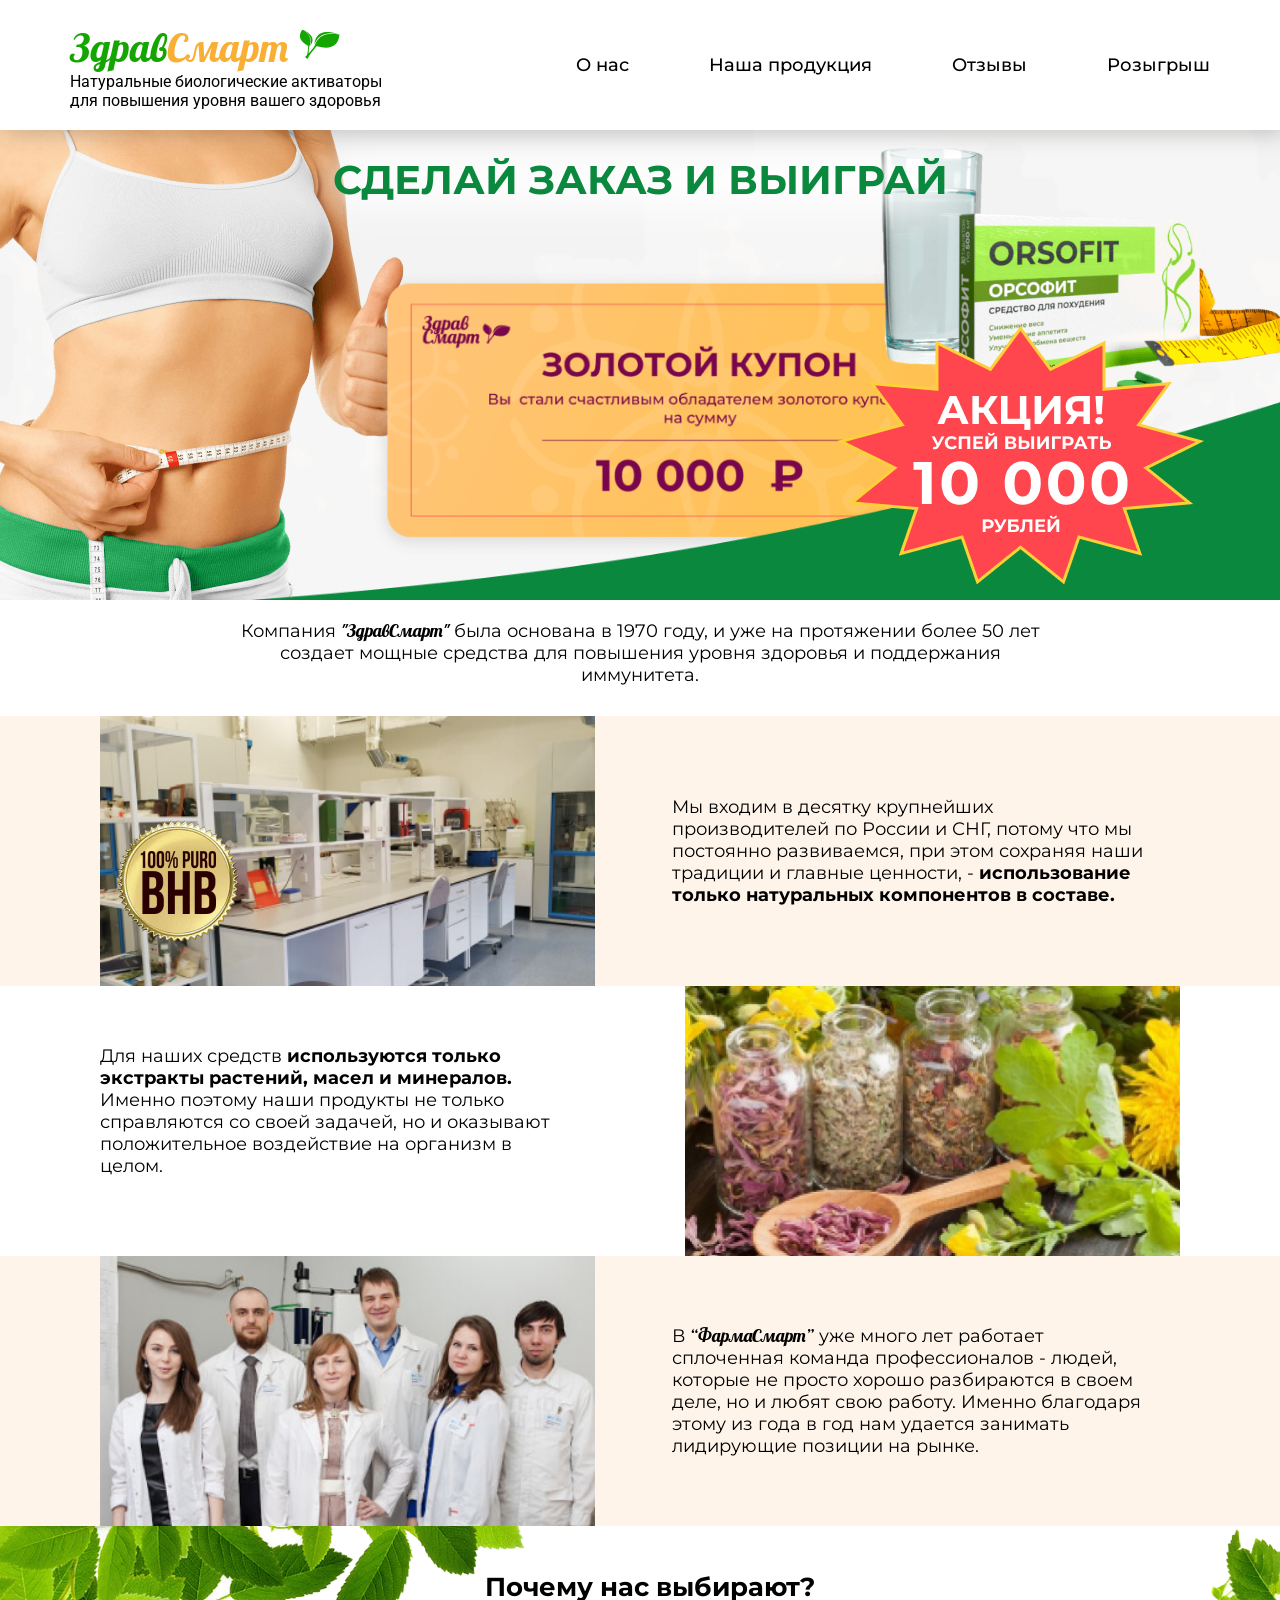
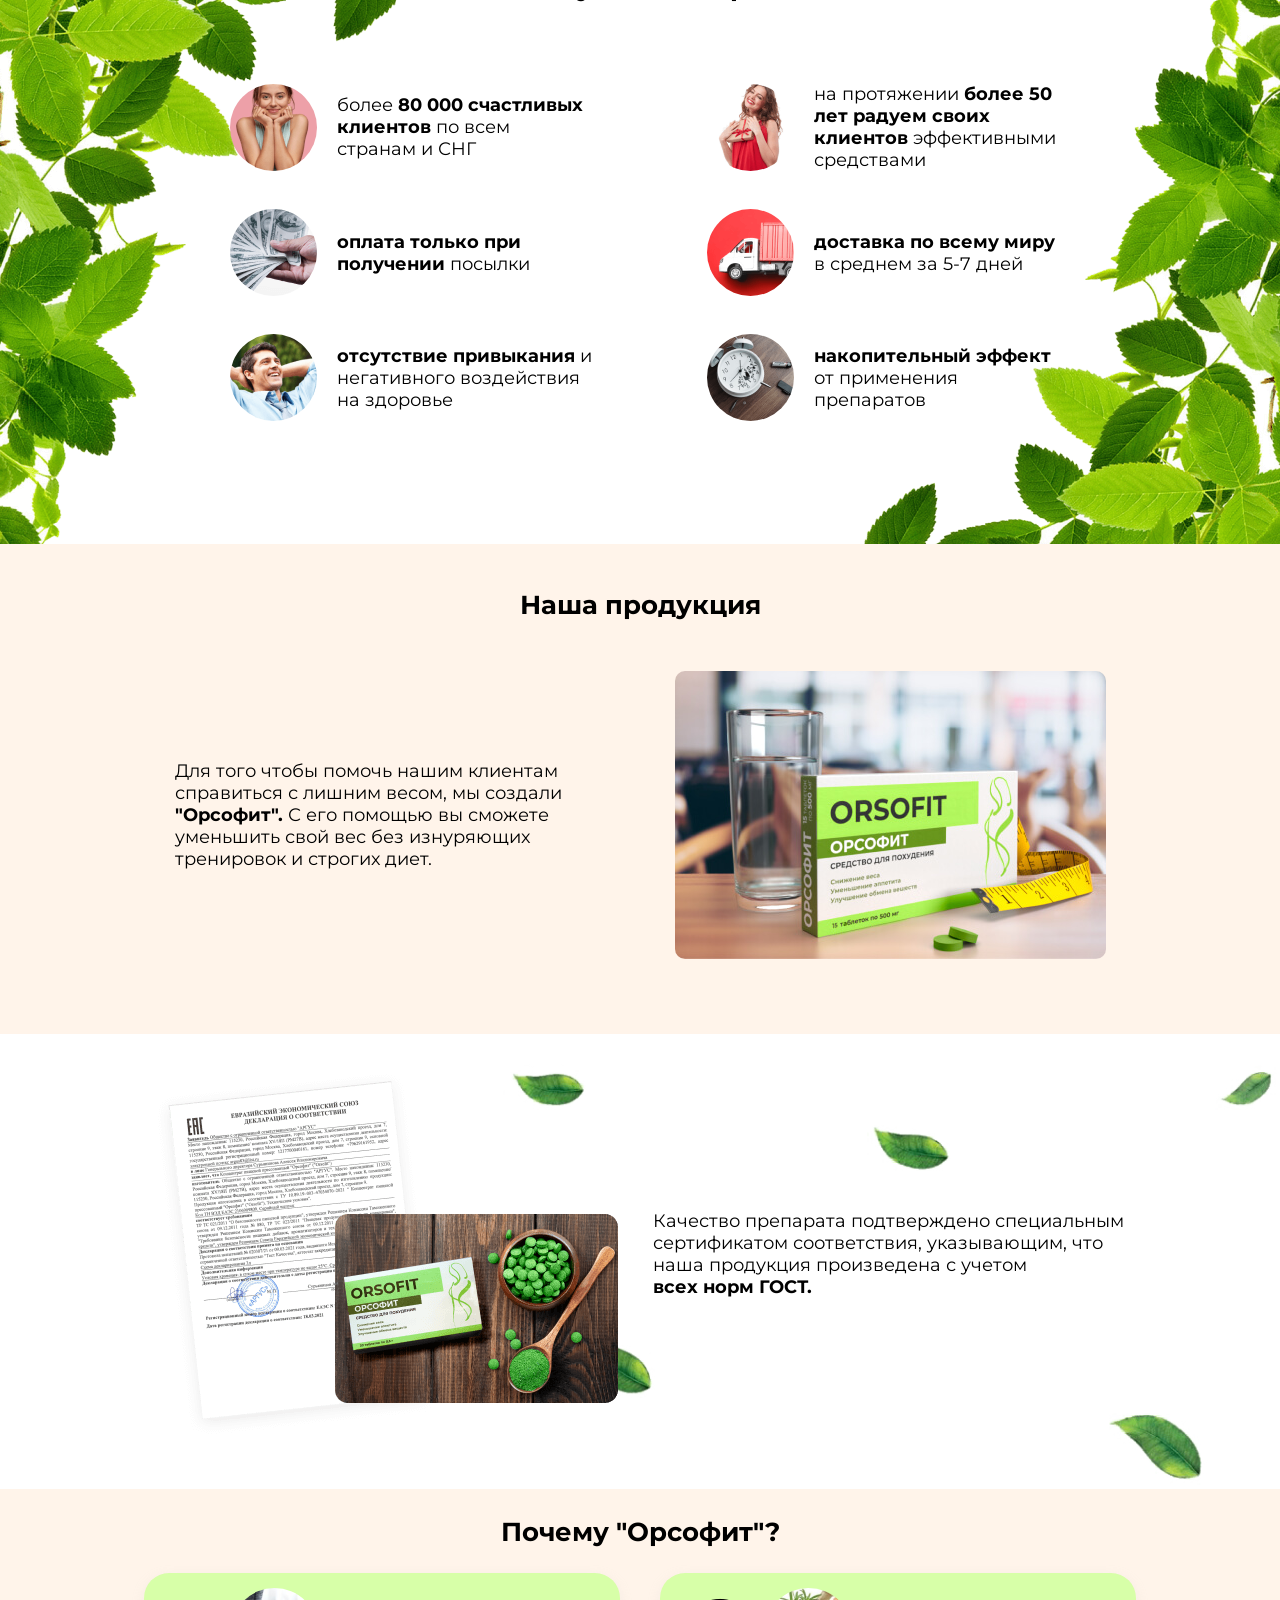
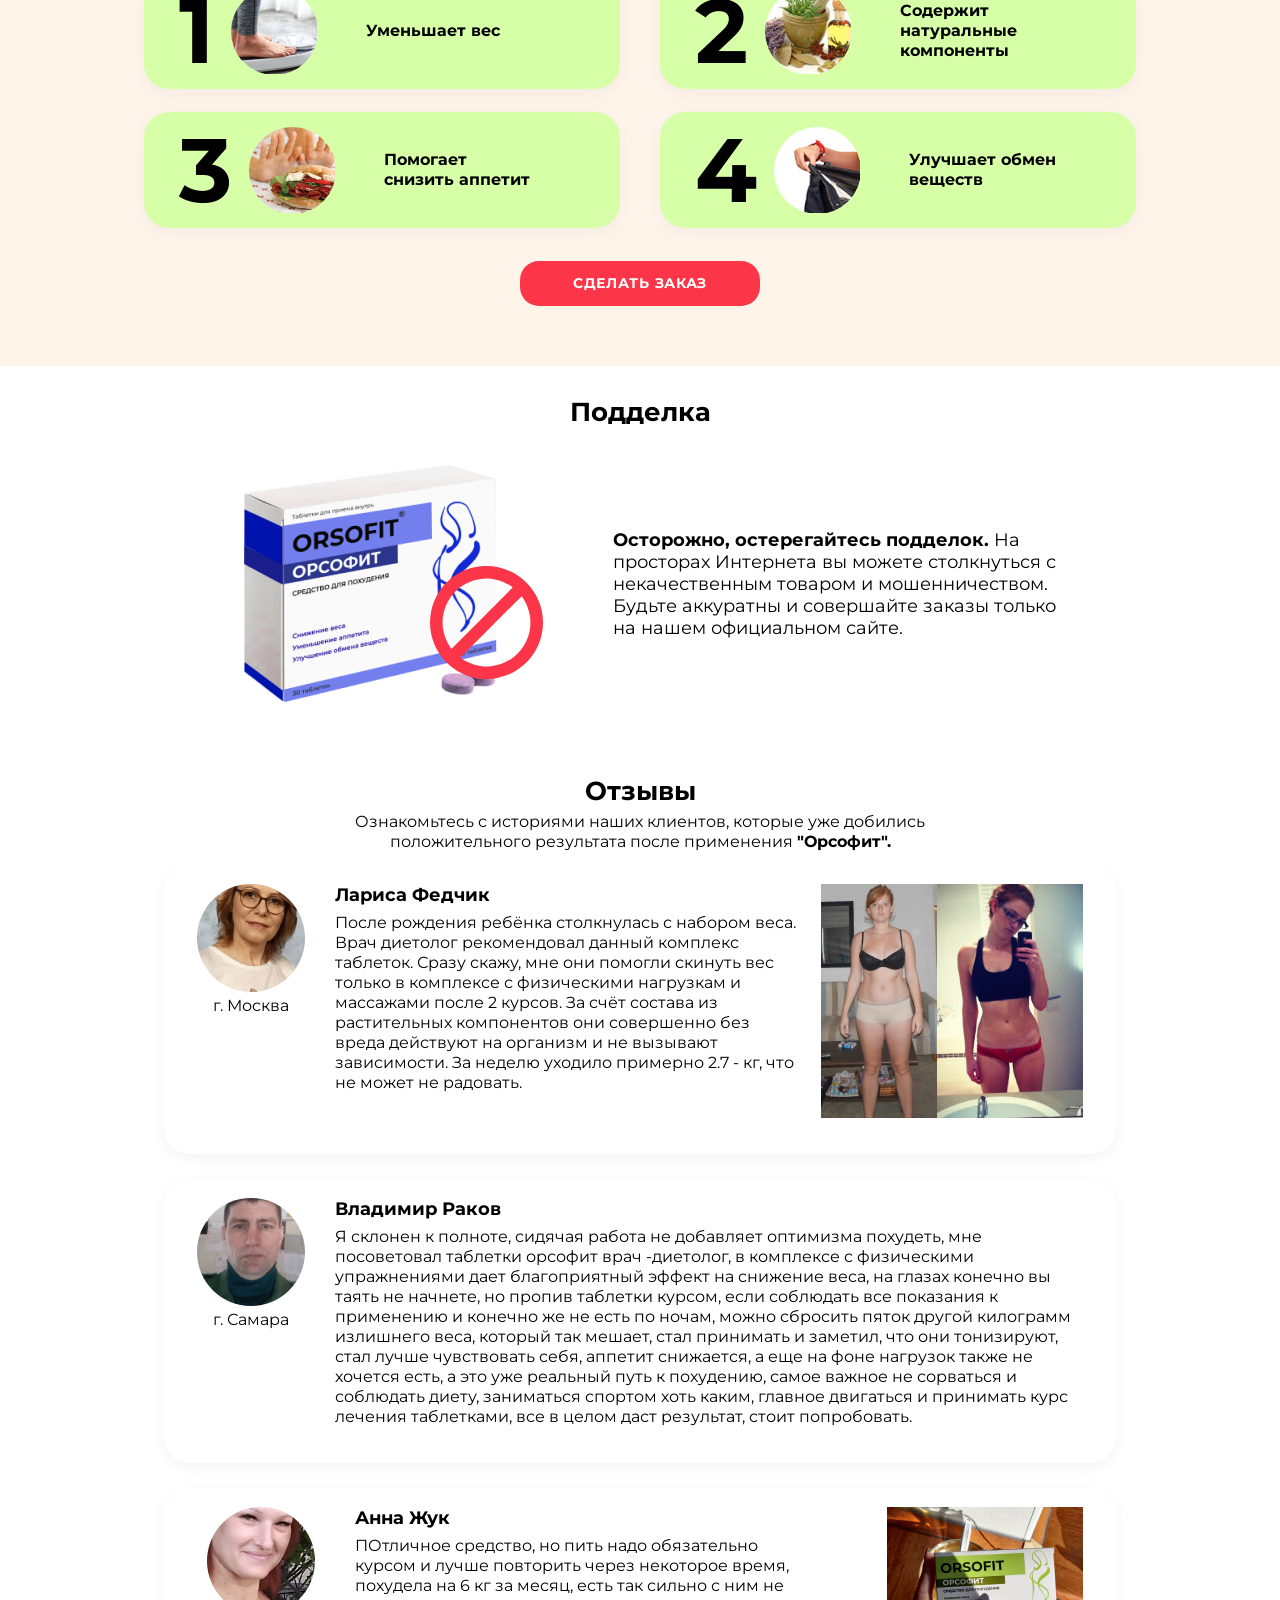
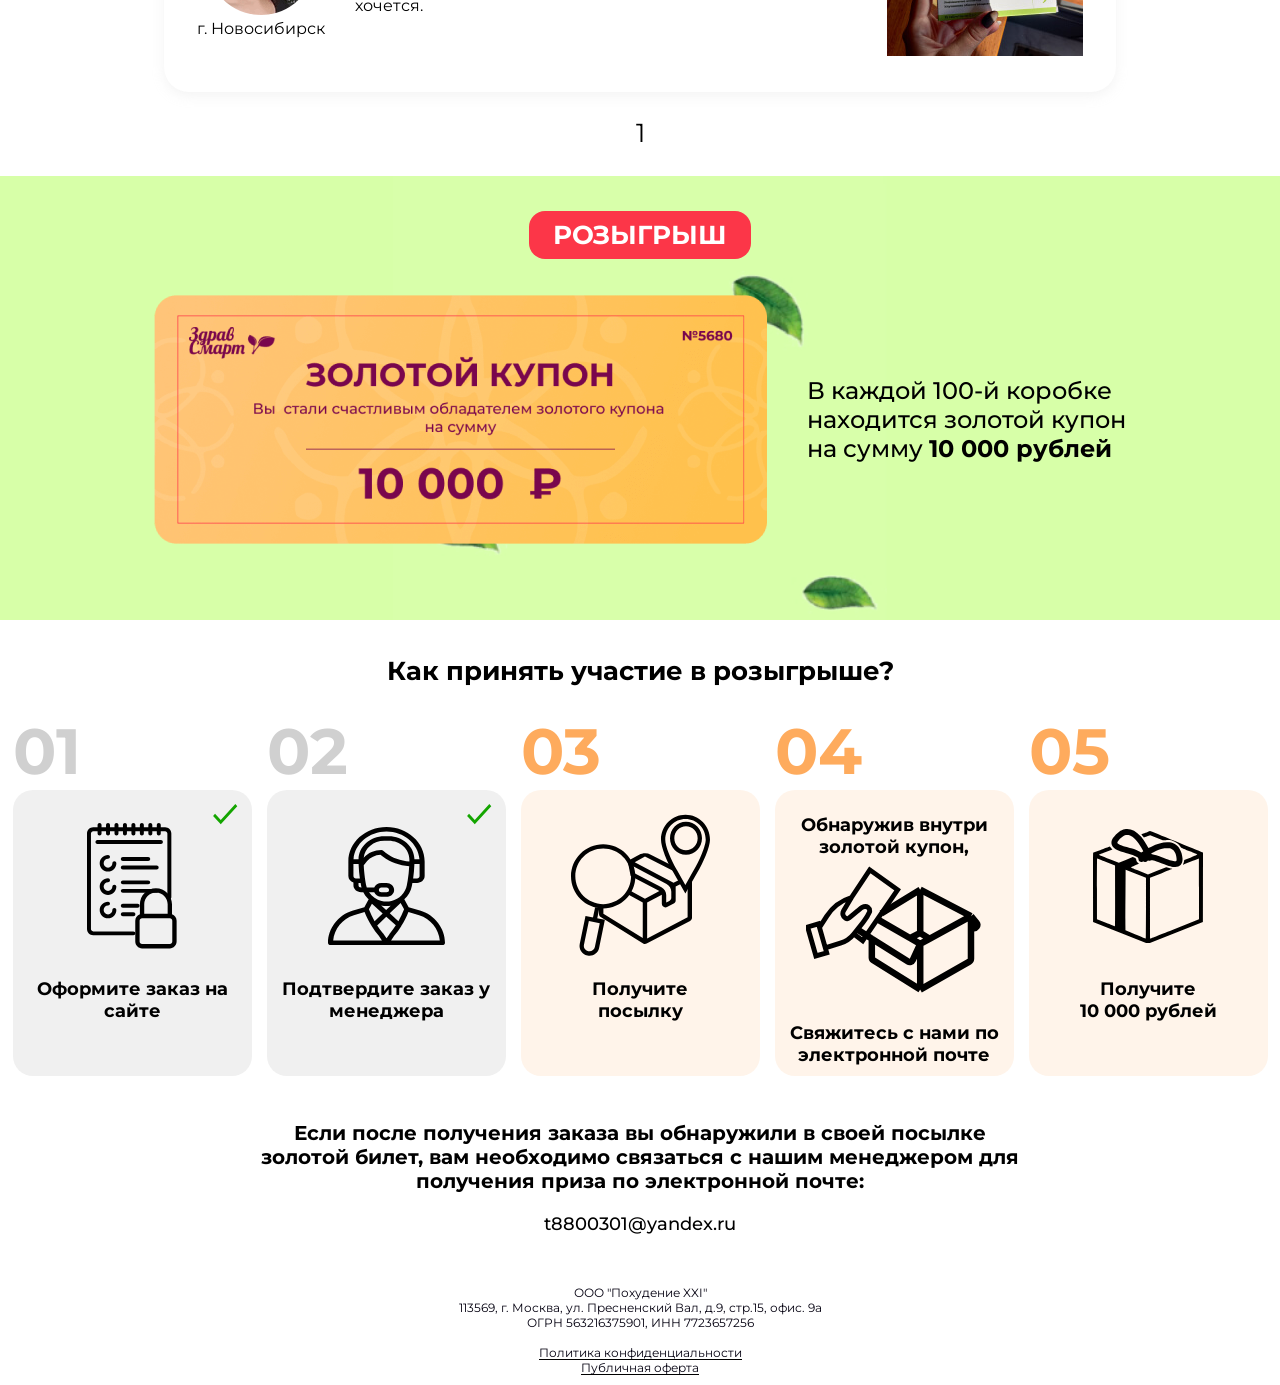
<file: app/index.html>
<!DOCTYPE html>
<html lang="ru">
  <head>
    <meta charset="UTF-8" />
    <meta name="viewport" content="width=device-width, initial-scale=1.0" />
    <meta http-equiv="X-UA-Compatible" content="IE=edge" />
    <title>ЗдравСмарт</title>
    <link rel="preconnect" href="https://fonts.gstatic.com" />
    <link
      href="https://fonts.googleapis.com/css2?family=Lobster&family=Montserrat:wght@400;500;600;700&family=Roboto&display=swap"
      rel="stylesheet"
    />
    <link rel="stylesheet" href="js/slick/slick.css" />
    <link rel="stylesheet" href="css/index/style.min.css" />
  </head>

  <body>
    <div class="wrapper">
      <header class="header">
        <div class="header__top-wrapper">
          <div class="header__top">
            <a class="header__burger" href="#">
              <span></span>
              <span></span>
              <span></span>
            </a>
            <nav class="header__nav">
              <ul class="header__list">
                <li><a href="about.html">О нас</a></li>
                <li><a href="product.html">Наша продукция</a></li>
                <li><a href="otzivi.html">Отзывы</a></li>
                <li><a href="rozigrish.html">Розыгрыш</a></li>
              </ul>
            </nav>
            <div class="header__top-inner">
              <a class="header__logo" href="#"
                >Здрав<span>Смарт</span
                ><img src="images/icons/leaves.svg" alt="logo"
              /></a>
              <p class="header__descr">
                Натуральные биологические активаторы для повышения уровня вашего
                здоровья
              </p>
            </div>
          </div>
        </div>
        <div class="header__info">
          <img
            class="header__girl-mob"
            src="images/header/girl-mob.png"
            alt="girl"
          />
          <img
            class="header__girl-desktop"
            src="images/header/girl-desktop.png"
            alt="girl"
          />
          <h1 class="header__title">Сделай заказ и выиграй</h1>
          <p class="header__gold">
            В каждой 100-й посылке расположен золотой купон на сумму <br />
            <span>10 000 рублей.</span>
          </p>
          <div class="header__green">
            <img
              class="header__green-mob"
              src="images/header/header-green.png"
              alt="здравсмарт"
            />
            <img
              class="header__green-desktop"
              src="images/header/header-green-desktop.png"
              alt="здравсмарт"
            />
          </div>
          <img
            class="header__coupon-mob"
            src="images/header/coupon-mob.png"
            alt="золотой купон 10 000 рублей"
          />
          <img
            class="header__coupon-desktop"
            src="images/header/coupon-desktop.png"
            alt="золотой купон 10 000 рублей"
          />
          <div class="header__stock">
            <img
              class="header__stock-mob"
              src="images/header/stock-mob.svg"
              alt="акция"
            />
            <img
              class="header__stock-desktop"
              src="images/header/stock-desktop.png"
              alt="акция"
            />
          </div>
          <img
            class="header__orsofit-mob"
            src="images/header/orsofit-mob.png"
            alt="орсофит"
          />
          <img
            class="header__orsofit-desktop"
            src="images/header/orsofit-desktop.png"
            alt="орсофит"
          />
        </div>
      </header>

      <main>
        <section class="features">
          <h2 class="visually-hidden">Преимущества нашей компании</h2>
          <p class="features__about">
            Компания <span>"ЗдравСмарт"</span> была основана в 1970 году, и уже
            на протяжении более 50 лет создает мощные средства для повышения
            уровня здоровья и поддержания иммунитета.
          </p>
          <ul class="features__list">
            <li class="features__item">
              <div
                class="features__img features__img-one features__img--bhb"
              ></div>
              <p class="features__text">
                <span class="features__text-inner">
                  Мы входим в десятку крупнейших производителей по России и СНГ,
                  потому что мы постоянно развиваемся, при этом сохраняя наши
                  традиции и главные ценности, -
                  <b>
                    использование только натуральных компонентов в составе.</b
                  >
                </span>
              </p>
            </li>
            <li class="features__item">
              <div class="features__img features__img-two"></div>
              <p class="features__text">
                <span class="features__text-inner">
                  Для наших средств
                  <b>
                    используются только экстракты растений, масел и
                    минералов.</b
                  >
                  Именно поэтому наши продукты не только справляются со своей
                  задачей, но и оказывают положительное воздействие на организм
                  в целом.
                </span>
              </p>
            </li>
            <li class="features__item">
              <div class="features__img features__img-three"></div>

              <p class="features__text">
                <span class="features__text-inner">
                  В <span class="features__text-lobster">“ФармаСмарт”</span> уже
                  много лет работает сплоченная команда профессионалов - людей,
                  которые не просто хорошо разбираются в своем деле, но и любят
                  свою работу. Именно благодаря этому из года в год нам удается
                  занимать лидирующие позиции на рынке.
                </span>
              </p>
            </li>
          </ul>
        </section>

        <section class="about">
          <h2 class="sec-title">
            Почему нас <br />
            выбирают?
          </h2>
          <ul class="about__list">
            <li class="about__item">
              <div class="about__img">
                <img
                  src="images/about/about-1.png"
                  alt="Почему нас выбирают?"
                />
              </div>
              <p class="about__text">
                более <b>80 000 счастливых клиентов</b> по всем странам и СНГ
              </p>
            </li>
            <li class="about__item">
              <div class="about__img">
                <img
                  src="images/about/about-2.png"
                  alt="Почему нас выбирают?"
                />
              </div>
              <p class="about__text">
                на протяжении
                <b>более 50 лет радуем своих клиентов</b> эффективными
                средствами
              </p>
            </li>
            <li class="about__item">
              <div class="about__img">
                <img
                  src="images/about/about-3.png"
                  alt="Почему нас выбирают?"
                />
              </div>
              <p class="about__text">
                <b>оплата только при получении</b> посылки
              </p>
            </li>
            <li class="about__item">
              <div class="about__img">
                <img
                  src="images/about/about-4.png"
                  alt="Почему нас выбирают?"
                />
              </div>
              <p class="about__text">
                <b>доставка по всему миру</b> в среднем за 5-7 дней
              </p>
            </li>
            <li class="about__item">
              <div class="about__img">
                <img
                  src="images/about/about-5.png"
                  alt="Почему нас выбирают?"
                />
              </div>
              <p class="about__text">
                <b>отсутствие привыкания</b> и негативного воздействия на
                здоровье
              </p>
            </li>
            <li class="about__item">
              <div class="about__img">
                <img
                  src="images/about/about-6.png"
                  alt="Почему нас выбирают?"
                />
              </div>
              <p class="about__text">
                <b>накопительный эффект</b> от применения препаратов
              </p>
            </li>
          </ul>
          <div class="about__leaves-mob">
            <img src="images/about/leaves-mob.png" alt="листья" />
          </div>
          <div class="about__leaves-desktop about__leaves-desktop--1">
            <img src="images/about/leaves-desktop-1.png" alt="листья" />
          </div>
          <div class="about__leaves-desktop about__leaves-desktop--2">
            <img src="images/about/leaves-desktop-2.png" alt="листья" />
          </div>
        </section>

        <section class="product">
          <h2 class="sec-title">
            Наша <br />
            продукция
          </h2>
          <div class="product__inner">
            <p class="product__text">
              Для того чтобы помочь нашим клиентам справиться с лишним весом, мы
              создали <b>"Орсофит".</b> С его помощью вы сможете уменьшить свой
              вес без изнуряющих тренировок и строгих диет.
            </p>
            <div class="product__img">
              <img src="images/product/product.jpg" alt="Орсофит" />
            </div>
          </div>
        </section>

        <section class="certificate">
          <h2 class="visually-hidden">Сертификат соответствия</h2>
          <div class="certificate__inner">
            <p class="certificate__text">
              Качество препарата подтверждено специальным сертификатом
              соответствия, указывающим, что наша продукция произведена с учетом
              <b>всех норм ГОСТ.</b>
            </p>
            <div class="certificate__img">
              <img
                src="images/certificate/certificate.png"
                alt="сертификат соответствия"
              />
            </div>
          </div>
        </section>

        <section class="orsofit">
          <h2 class="sec-title orsofit__title">
            Почему <br />
            "Орсофит"?
          </h2>
          <ol class="orsofit__list">
            <li class="orsofit__item">
              <span class="orsofit__num">1</span>
              <div class="orsofit__img">
                <img src="images/orsofit/orsofit-1.png" alt="orsofit" />
              </div>
              <p class="orsofit__text">Уменьшает вес</p>
            </li>
            <li class="orsofit__item">
              <span class="orsofit__num">2</span>
              <div class="orsofit__img">
                <img src="images/orsofit/orsofit-2.png" alt="orsofit" />
              </div>
              <p class="orsofit__text">Содержит натуральные компоненты</p>
            </li>
            <li class="orsofit__item">
              <span class="orsofit__num">3</span>
              <div class="orsofit__img">
                <img src="images/orsofit/orsofit-3.png" alt="orsofit" />
              </div>
              <p class="orsofit__text">Помогает снизить аппетит</p>
            </li>
            <li class="orsofit__item">
              <span class="orsofit__num">4</span>
              <div class="orsofit__img">
                <img src="images/orsofit/orsofit-4.png" alt="orsofit" />
              </div>
              <p class="orsofit__text">Улучшает обмен веществ</p>
            </li>
          </ol>
          <a class="orsofit__btn" href="#">СДЕЛАТЬ ЗАКАЗ</a>
        </section>

        <section class="careful">
          <h2 class="sec-title">Подделка</h2>
          <div class="careful__inner">
            <p class="careful__text">
              <b>Осторожно, остерегайтесь подделок.</b> На просторах Интернета
              вы можете столкнуться с некачественным товаром и мошенничеством.
              Будьте аккуратны и совершайте заказы только на нашем официальном
              сайте.
            </p>
            <div class="careful__img">
              <img
                class="careful__img-mob"
                src="images/careful/fake.png"
                alt="подделка"
              />
              <img
                class="careful__img-desktop"
                src="images/careful/fake-desktop.png"
                alt="подделка"
              />
              <img
                class="careful__img-stop"
                src="images/careful/stop.svg"
                alt="подделка"
              />
            </div>
          </div>
        </section>

        <section class="reviews">
          <h2 class="sec-title reviews__title">Отзывы</h2>
          <p class="reviews__hidden">
            Ознакомьтесь с историями наших клиентов, которые уже добились
            положительного результата после применения <b>"Орсофит".</b>
          </p>
          <ul class="reviews__list">
            <li class="reviews__item">
              <div class="reviews__header">
                <div class="reviews__userpic">
                  <img src="images/reviews/userpic-1.png" alt="Лариса Федчик" />
                </div>
                <div class="reviews__info">
                  <span class="reviews__name">Лариса Федчик</span>
                  <span class="reviews__city">г. Москва</span>
                </div>
              </div>
              <div class="reviews__about">
                <p class="reviews__text">
                  <span class="reviews__text-name">Лариса Федчик</span>
                  После рождения ребёнка столкнулась с набором веса. Врач
                  диетолог рекомендовал данный комплекс таблеток. Сразу скажу,
                  мне они помогли скинуть вес только в комплексе с физическими
                  нагрузкам и массажами после 2 курсов. За счёт состава из
                  растительных компонентов они совершенно без вреда действуют на
                  организм и не вызывают зависимости. За неделю уходило примерно
                  2.7 - кг, что не может не радовать.
                </p>
                <div class="reviews__img">
                  <img
                    src="images/reviews/reviews-1.jpg"
                    alt="похудение"
                    width="262"
                  />
                </div>
              </div>
            </li>
            <li class="reviews__item">
              <div class="reviews__header">
                <div class="reviews__userpic">
                  <img src="images/reviews/userpic-2.png" alt="Лариса Федчик" />
                </div>
                <div class="reviews__info">
                  <span class="reviews__name">Владимир Раков</span>
                  <span class="reviews__city">г. Самара</span>
                </div>
              </div>
              <div class="reviews__about">
                <p class="reviews__text reviews__text--full">
                  <span class="reviews__text-name">Владимир Раков</span>
                  Я склонен к полноте, сидячая работа не добавляет оптимизма
                  похудеть, мне посоветовал таблетки орсофит врач -диетолог, в
                  комплексе с физическими упражнениями дает благоприятный эффект
                  на снижение веса, на глазах конечно вы таять не начнете, но
                  пропив таблетки курсом, если соблюдать все показания к
                  применению и конечно же не есть по ночам, можно сбросить пяток
                  другой килограмм излишнего веса, который так мешает, стал
                  принимать и заметил, что они тонизируют, стал лучше
                  чувствовать себя, аппетит снижается, а еще на фоне нагрузок
                  также не хочется есть, а это уже реальный путь к похудению,
                  самое важное не сорваться и соблюдать диету, заниматься
                  спортом хоть каким, главное двигаться и принимать курс лечения
                  таблетками, все в целом даст результат, стоит попробовать.
                </p>
              </div>
            </li>
            <li class="reviews__item">
              <div class="reviews__header">
                <div class="reviews__userpic">
                  <img src="images/reviews/userpic-3.png" alt="Анна Жук" />
                </div>
                <div class="reviews__info">
                  <span class="reviews__name">Анна Жук</span>
                  <span class="reviews__city">г. Новосибирск</span>
                </div>
              </div>
              <div class="reviews__about">
                <p class="reviews__text">
                  <span class="reviews__text-name">Анна Жук</span>
                  ПОтличное средство, но пить надо обязательно курсом и лучше
                  повторить через некоторое время, похудела на 6 кг за месяц,
                  есть так сильно с ним не хочется.
                </p>
                <div class="reviews__img">
                  <img
                    src="images/reviews/reviews-2.jpg"
                    alt="похудение"
                    width="196"
                  />
                </div>
              </div>
            </li>
          </ul>
        </section>

        <section class="raffle">
          <h2 class="raffle__title">Розыгрыш</h2>
          <div class="raffle__inner">
            <p class="raffle__text">
              В каждой 100-й коробке находится золотой купон на сумму
              <b>10 000 рублей</b>
            </p>
            <div class="raffle__img">
              <img
                class="raffle__img-mob"
                src="images/raffle/raffle.png"
                alt="розыгрыш"
              />
              <img
                class="raffle__img-desktop"
                src="images/raffle/raffle-desktop.png"
                alt="розыгрыш"
              />
            </div>
          </div>
        </section>

        <section class="participate">
          <h2 class="sec-title">Как принять участие в розыгрыше?</h2>
          <ul class="participate__guide">
            <li
              class="
                participate__item
                participate__item-order
                participate__item--checked
              "
            >
              <span class="participate__num">01</span>
              <div class="participate__box">
                <div class="participate__img">
                  <img
                    src="images/participate/participate-1.svg"
                    alt="Розыгрыш"
                  />
                </div>
                <h3 class="participate__title">Оформите заказ на сайте</h3>
              </div>
            </li>
            <li
              class="
                participate__item
                participate__item-manager
                participate__item--checked
              "
            >
              <span class="participate__num">02</span>
              <div class="participate__box">
                <div class="participate__img">
                  <img
                    src="images/participate/participate-2.svg"
                    alt="Розыгрыш"
                  />
                </div>
                <h3 class="participate__title">
                  Подтвердите заказ у менеджера
                </h3>
              </div>
            </li>
            <li class="participate__item participate__item-give">
              <span class="participate__num">03</span>
              <div class="participate__box">
                <div class="participate__img">
                  <img
                    src="images/participate/participate-3.svg"
                    alt="Розыгрыш"
                  />
                </div>
                <h3 class="participate__title">
                  Получите <br />
                  посылку
                </h3>
              </div>
            </li>
            <li class="participate__item participate__item-gold">
              <span class="participate__num">04</span>
              <div class="participate__box">
                <p class="participate__title">
                  Обнаружив внутри золотой купон,
                </p>
                <div class="participate__img">
                  <img
                    src="images/participate/participate-4.svg"
                    alt="Розыгрыш"
                  />
                </div>
                <h3 class="participate__title">
                  Свяжитесь с нами по электронной почте
                </h3>
              </div>
            </li>
            <li class="participate__item participate__item-money">
              <span class="participate__num">05</span>
              <div class="participate__box">
                <div class="participate__img">
                  <img
                    src="images/participate/participate-5.svg"
                    alt="Розыгрыш"
                  />
                </div>
                <h3 class="participate__title participate__title--win">
                  Получите <br />
                  10 000 рублей
                </h3>
              </div>
            </li>
          </ul>
          <p class="participate__note">
            Если после получения заказа вы обнаружили в своей посылке золотой
            билет, вам необходимо связаться с нашим менеджером для получения
            приза по электронной почте:
          </p>
          <p class="participate__email">
            <a href="mailto:t8800301@yandex.ru">t8800301@yandex.ru</a>
          </p>
        </section>
      </main>

      <footer class="footer">
        <p class="footer__copyright">
          ООО "Похудение XXI" <br />
          113569, г. Москва, ул. Пресненский Вал, д.9, стр.15, офис. 9а <br />
          ОГРН 563216375901, ИНН 7723657256
        </p>
        <a class="footer__link" href="#">Политика конфиденциальности</a>
        <a class="footer__link" href="#">Публичная оферта</a>
      </footer>
    </div>

    <script src="js/jquery-3.6.0.min.js"></script>
    <script src="js/slick/slick.min.js"></script>
    <script src="js/script.js"></script>
    <script src="js/reviews.js"></script>
  </body>
</html>
</file>
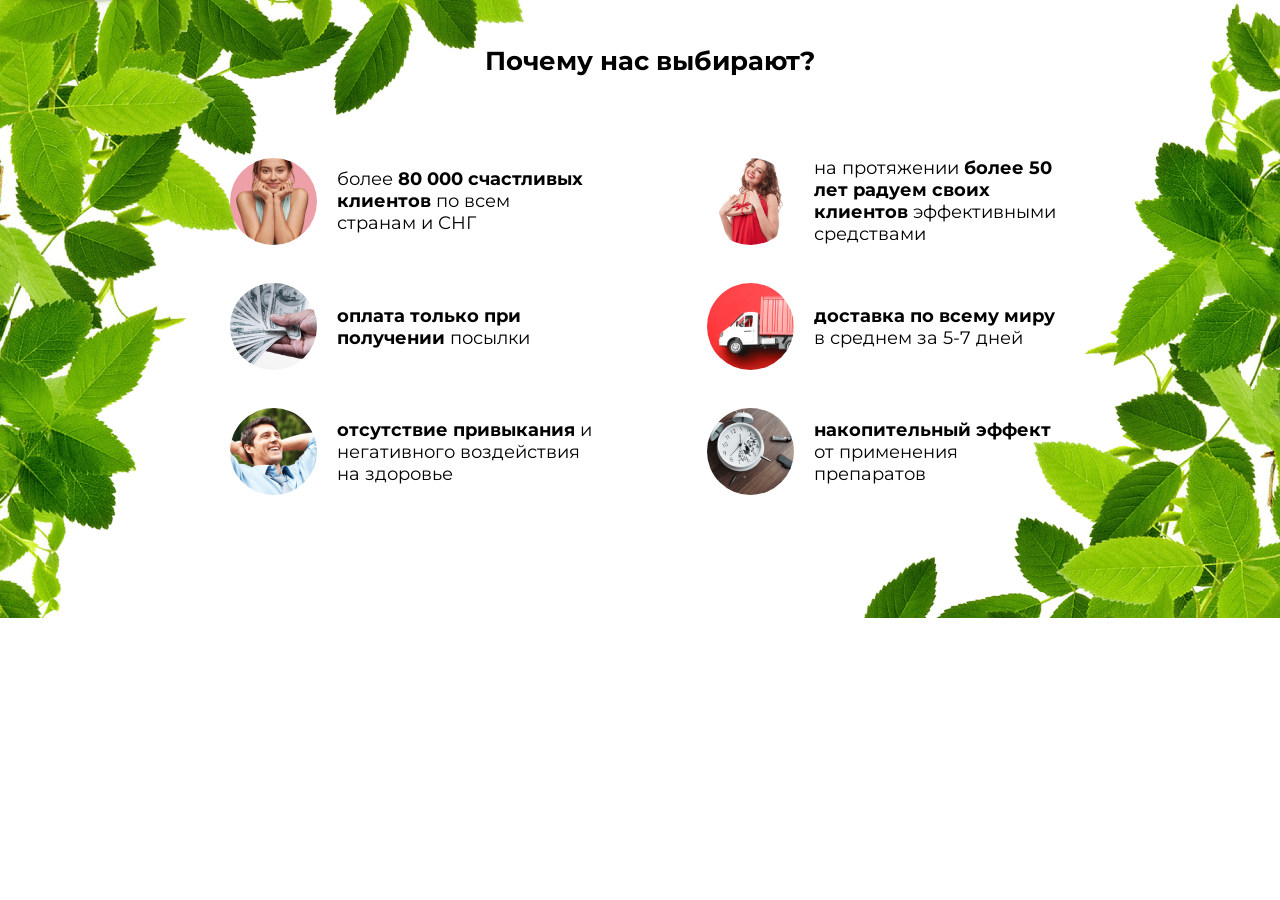
<file: app/about.html>
<!DOCTYPE html>
<html lang="ru">
  <head>
    <meta charset="UTF-8" />
    <meta name="viewport" content="width=device-width, initial-scale=1.0" />
    <meta http-equiv="X-UA-Compatible" content="IE=edge" />
    <title>ЗдравСмарт</title>
    <link rel="preconnect" href="https://fonts.gstatic.com" />
    <link
      href="https://fonts.googleapis.com/css2?family=Lobster&family=Montserrat:wght@400;500;600;700&family=Roboto&display=swap"
      rel="stylesheet"
    />
    <link rel="stylesheet" href="css/index/style.min.css" />
  </head>

  <body>
    <div class="wrapper">
      <main>
        <section class="about">
          <h2 class="sec-title">
            Почему нас <br />
            выбирают?
          </h2>
          <ul class="about__list">
            <li class="about__item">
              <div class="about__img">
                <img
                  src="images/about/about-1.png"
                  alt="Почему нас выбирают?"
                />
              </div>
              <p class="about__text">
                более <b>80 000 счастливых клиентов</b> по всем странам и СНГ
              </p>
            </li>
            <li class="about__item">
              <div class="about__img">
                <img
                  src="images/about/about-2.png"
                  alt="Почему нас выбирают?"
                />
              </div>
              <p class="about__text">
                на протяжении
                <b>более 50 лет радуем своих клиентов</b> эффективными
                средствами
              </p>
            </li>
            <li class="about__item">
              <div class="about__img">
                <img
                  src="images/about/about-3.png"
                  alt="Почему нас выбирают?"
                />
              </div>
              <p class="about__text">
                <b>оплата только при получении</b> посылки
              </p>
            </li>
            <li class="about__item">
              <div class="about__img">
                <img
                  src="images/about/about-4.png"
                  alt="Почему нас выбирают?"
                />
              </div>
              <p class="about__text">
                <b>доставка по всему миру</b> в среднем за 5-7 дней
              </p>
            </li>
            <li class="about__item">
              <div class="about__img">
                <img
                  src="images/about/about-5.png"
                  alt="Почему нас выбирают?"
                />
              </div>
              <p class="about__text">
                <b>отсутствие привыкания</b> и негативного воздействия на
                здоровье
              </p>
            </li>
            <li class="about__item">
              <div class="about__img">
                <img
                  src="images/about/about-6.png"
                  alt="Почему нас выбирают?"
                />
              </div>
              <p class="about__text">
                <b>накопительный эффект</b> от применения препаратов
              </p>
            </li>
          </ul>
          <div class="about__leaves-mob">
            <img src="images/about/leaves-mob.png" alt="листья" />
          </div>
          <div class="about__leaves-desktop about__leaves-desktop--1">
            <img src="images/about/leaves-desktop-1.png" alt="листья" />
          </div>
          <div class="about__leaves-desktop about__leaves-desktop--2">
            <img src="images/about/leaves-desktop-2.png" alt="листья" />
          </div>
        </section>
      </main>
    </div>
  </body>
</html>
</file>
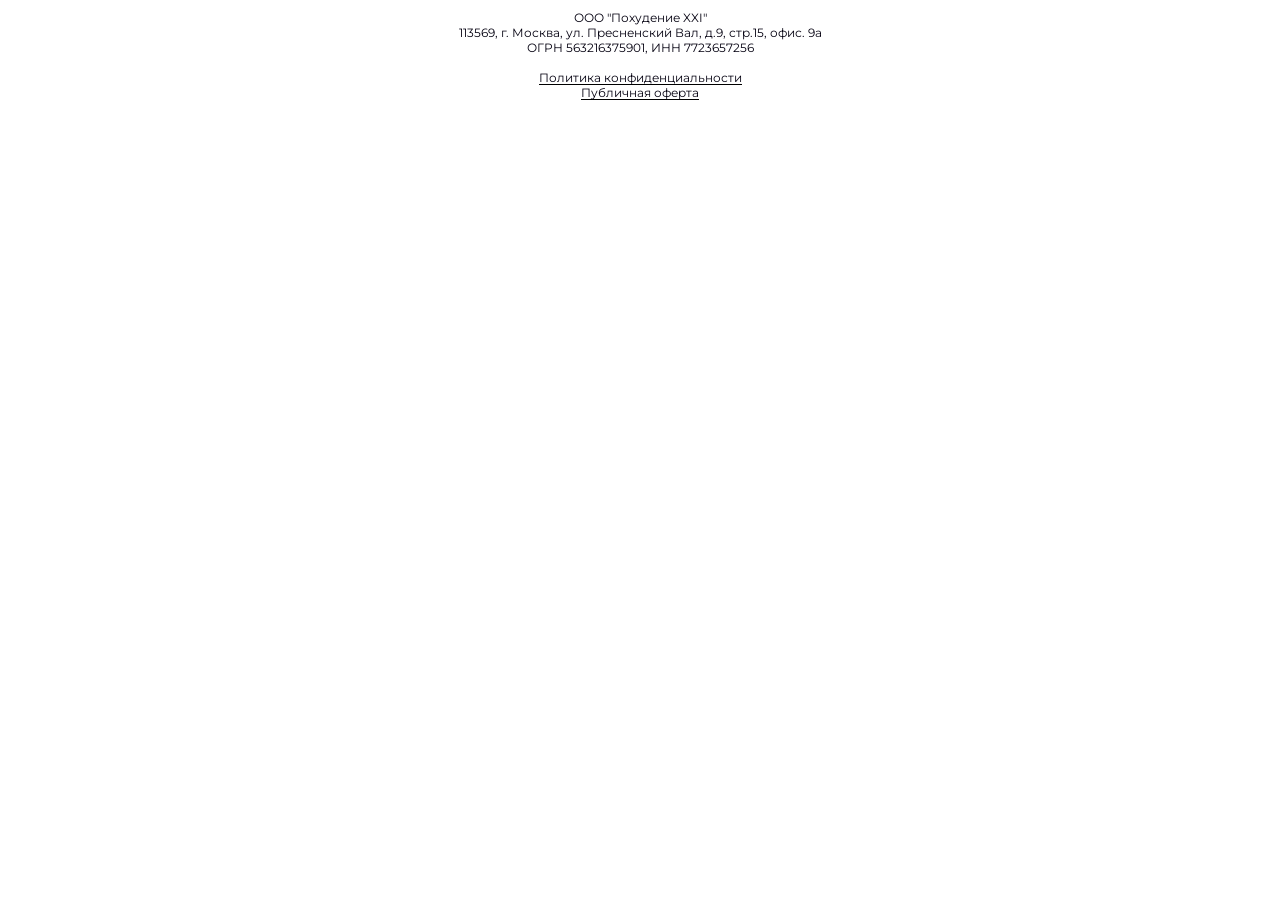
<file: app/footer.html>
<!DOCTYPE html>
<html lang="ru">
  <head>
    <meta charset="UTF-8" />
    <meta name="viewport" content="width=device-width, initial-scale=1.0" />
    <meta http-equiv="X-UA-Compatible" content="IE=edge" />
    <title>ЗдравСмарт</title>
    <link rel="preconnect" href="https://fonts.gstatic.com" />
    <link
      href="https://fonts.googleapis.com/css2?family=Lobster&family=Montserrat:wght@400;500;600;700&family=Roboto&display=swap"
      rel="stylesheet"
    />
    <link rel="stylesheet" href="css/index/style.min.css" />
  </head>

  <body>
    <div class="wrapper">
      <footer class="footer">
        <p class="footer__copyright">
          ООО "Похудение XXI" <br />
          113569, г. Москва, ул. Пресненский Вал, д.9, стр.15, офис. 9а <br />
          ОГРН 563216375901, ИНН 7723657256
        </p>
        <a class="footer__link" href="#">Политика конфиденциальности</a>
        <a class="footer__link" href="#">Публичная оферта</a>
      </footer>
    </div>
  </body>
</html>
</file>
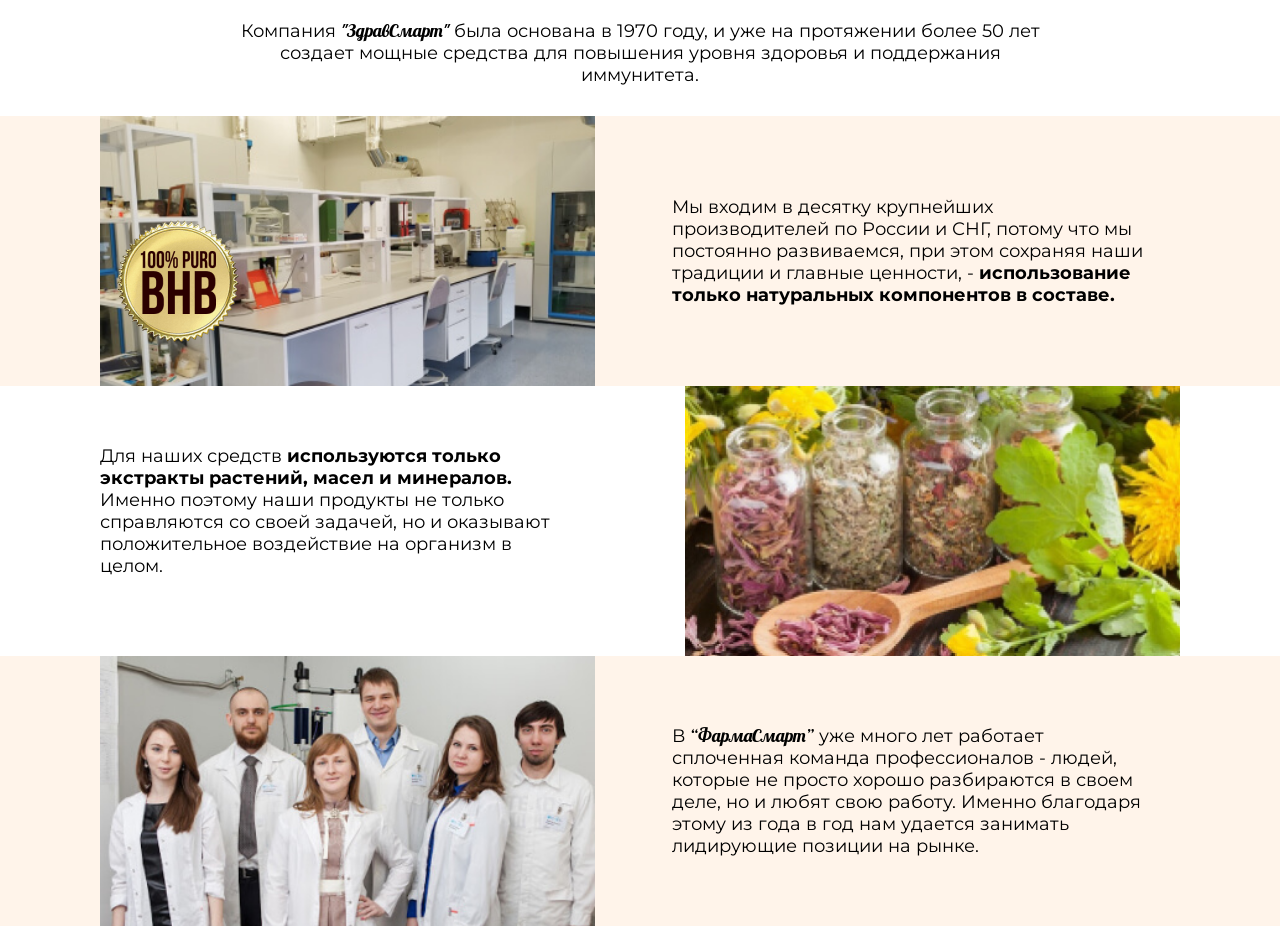
<file: app/o-nas.html>
<!DOCTYPE html>
<html lang="ru">
  <head>
    <meta charset="UTF-8" />
    <meta name="viewport" content="width=device-width, initial-scale=1.0" />
    <meta http-equiv="X-UA-Compatible" content="IE=edge" />
    <title>ЗдравСмарт</title>
    <link rel="preconnect" href="https://fonts.gstatic.com" />
    <link
      href="https://fonts.googleapis.com/css2?family=Lobster&family=Montserrat:wght@400;500;600;700&family=Roboto&display=swap"
      rel="stylesheet"
    />
    <link rel="stylesheet" href="css/index/style.min.css" />
  </head>

  <body>
    <div class="wrapper">
      <main>
        <section class="features">
          <h2 class="visually-hidden">Преимущества нашей компании</h2>
          <p class="features__about">
            Компания <span>"ЗдравСмарт"</span> была основана в 1970 году, и уже
            на протяжении более 50 лет создает мощные средства для повышения
            уровня здоровья и поддержания иммунитета.
          </p>
          <ul class="features__list">
            <li class="features__item">
              <div
                class="features__img features__img-one features__img--bhb"
              ></div>
              <p class="features__text">
                <span class="features__text-inner">
                  Мы входим в десятку крупнейших производителей по России и СНГ,
                  потому что мы постоянно развиваемся, при этом сохраняя наши
                  традиции и главные ценности, -
                  <b>
                    использование только натуральных компонентов в составе.</b
                  >
                </span>
              </p>
            </li>
            <li class="features__item">
              <div class="features__img features__img-two"></div>
              <p class="features__text">
                <span class="features__text-inner">
                  Для наших средств
                  <b>
                    используются только экстракты растений, масел и
                    минералов.</b
                  >
                  Именно поэтому наши продукты не только справляются со своей
                  задачей, но и оказывают положительное воздействие на организм
                  в целом.
                </span>
              </p>
            </li>
            <li class="features__item">
              <div class="features__img features__img-three"></div>

              <p class="features__text">
                <span class="features__text-inner">
                  В <span class="features__text-lobster">“ФармаСмарт”</span> уже
                  много лет работает сплоченная команда профессионалов - людей,
                  которые не просто хорошо разбираются в своем деле, но и любят
                  свою работу. Именно благодаря этому из года в год нам удается
                  занимать лидирующие позиции на рынке.
                </span>
              </p>
            </li>
          </ul>
        </section>
      </main>
    </div>
  </body>
</html>
</file>
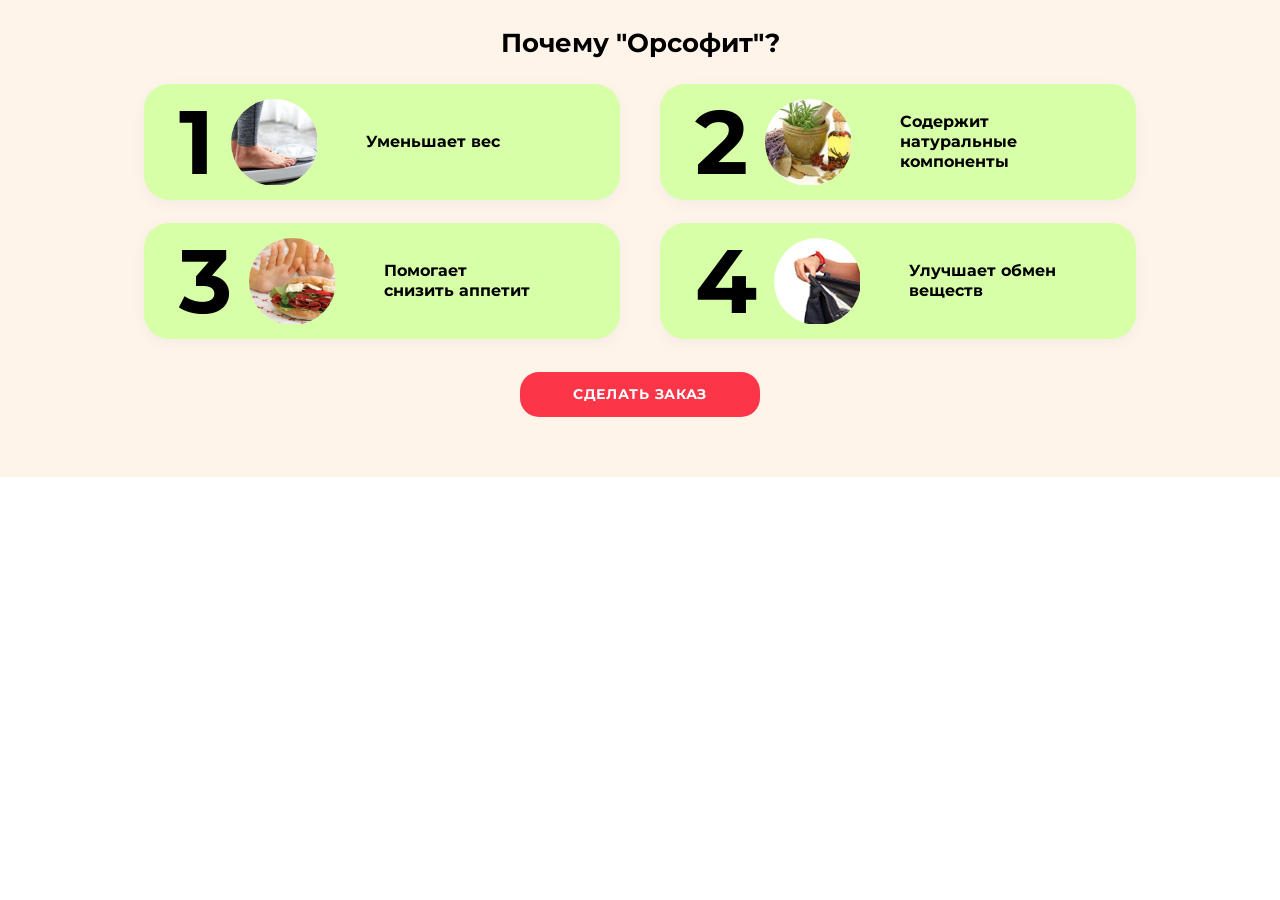
<file: app/orsofit.html>
<!DOCTYPE html>
<html lang="ru">
  <head>
    <meta charset="UTF-8" />
    <meta name="viewport" content="width=device-width, initial-scale=1.0" />
    <meta http-equiv="X-UA-Compatible" content="IE=edge" />
    <title>ЗдравСмарт</title>
    <link rel="preconnect" href="https://fonts.gstatic.com" />
    <link
      href="https://fonts.googleapis.com/css2?family=Lobster&family=Montserrat:wght@400;500;600;700&family=Roboto&display=swap"
      rel="stylesheet"
    />
    <link rel="stylesheet" href="css/index/style.min.css" />
  </head>

  <body>
    <div class="wrapper">
      <main>
        <section class="orsofit">
          <h2 class="sec-title orsofit__title">
            Почему <br />
            "Орсофит"?
          </h2>
          <ol class="orsofit__list">
            <li class="orsofit__item">
              <span class="orsofit__num">1</span>
              <div class="orsofit__img">
                <img src="images/orsofit/orsofit-1.png" alt="orsofit" />
              </div>
              <p class="orsofit__text">Уменьшает вес</p>
            </li>
            <li class="orsofit__item">
              <span class="orsofit__num">2</span>
              <div class="orsofit__img">
                <img src="images/orsofit/orsofit-2.png" alt="orsofit" />
              </div>
              <p class="orsofit__text">Содержит натуральные компоненты</p>
            </li>
            <li class="orsofit__item">
              <span class="orsofit__num">3</span>
              <div class="orsofit__img">
                <img src="images/orsofit/orsofit-3.png" alt="orsofit" />
              </div>
              <p class="orsofit__text">Помогает снизить аппетит</p>
            </li>
            <li class="orsofit__item">
              <span class="orsofit__num">4</span>
              <div class="orsofit__img">
                <img src="images/orsofit/orsofit-4.png" alt="orsofit" />
              </div>
              <p class="orsofit__text">Улучшает обмен веществ</p>
            </li>
          </ol>
          <a class="orsofit__btn" href="#">СДЕЛАТЬ ЗАКАЗ</a>
        </section>
      </main>
    </div>
  </body>
</html>
</file>
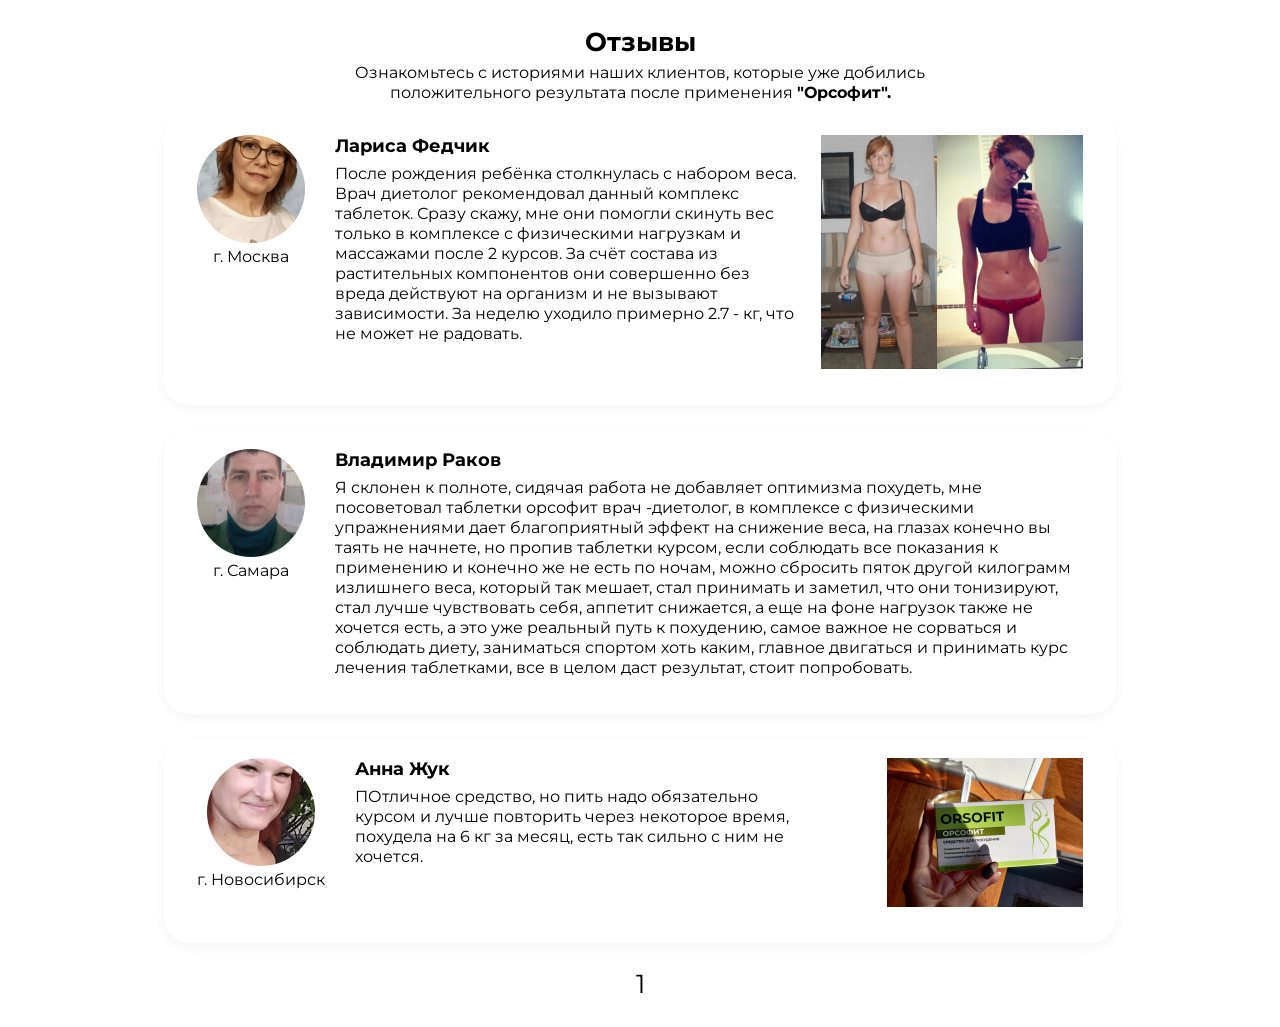
<file: app/otzivi.html>
<!DOCTYPE html>
<html lang="ru">
  <head>
    <meta charset="UTF-8" />
    <meta name="viewport" content="width=device-width, initial-scale=1.0" />
    <meta http-equiv="X-UA-Compatible" content="IE=edge" />
    <title>ЗдравСмарт</title>
    <link rel="preconnect" href="https://fonts.gstatic.com" />
    <link
      href="https://fonts.googleapis.com/css2?family=Lobster&family=Montserrat:wght@400;500;600;700&family=Roboto&display=swap"
      rel="stylesheet"
    />
    <link rel="stylesheet" href="js/slick/slick.css" />
    <link rel="stylesheet" href="css/index/style.min.css" />
  </head>

  <body>
    <div class="wrapper">
      <main>
        <section class="reviews">
          <h2 class="sec-title reviews__title">Отзывы</h2>
          <p class="reviews__hidden">
            Ознакомьтесь с историями наших клиентов, которые уже добились
            положительного результата после применения <b>"Орсофит".</b>
          </p>
          <ul class="reviews__list">
            <li class="reviews__item">
              <div class="reviews__header">
                <div class="reviews__userpic">
                  <img src="images/reviews/userpic-1.png" alt="Лариса Федчик" />
                </div>
                <div class="reviews__info">
                  <span class="reviews__name">Лариса Федчик</span>
                  <span class="reviews__city">г. Москва</span>
                </div>
              </div>
              <div class="reviews__about">
                <p class="reviews__text">
                  <span class="reviews__text-name">Лариса Федчик</span>
                  После рождения ребёнка столкнулась с набором веса. Врач
                  диетолог рекомендовал данный комплекс таблеток. Сразу скажу,
                  мне они помогли скинуть вес только в комплексе с физическими
                  нагрузкам и массажами после 2 курсов. За счёт состава из
                  растительных компонентов они совершенно без вреда действуют на
                  организм и не вызывают зависимости. За неделю уходило примерно
                  2.7 - кг, что не может не радовать.
                </p>
                <div class="reviews__img">
                  <img
                    src="images/reviews/reviews-1.jpg"
                    alt="похудение"
                    width="262"
                  />
                </div>
              </div>
            </li>
            <li class="reviews__item">
              <div class="reviews__header">
                <div class="reviews__userpic">
                  <img src="images/reviews/userpic-2.png" alt="Лариса Федчик" />
                </div>
                <div class="reviews__info">
                  <span class="reviews__name">Владимир Раков</span>
                  <span class="reviews__city">г. Самара</span>
                </div>
              </div>
              <div class="reviews__about">
                <p class="reviews__text reviews__text--full">
                  <span class="reviews__text-name">Владимир Раков</span>
                  Я склонен к полноте, сидячая работа не добавляет оптимизма
                  похудеть, мне посоветовал таблетки орсофит врач -диетолог, в
                  комплексе с физическими упражнениями дает благоприятный эффект
                  на снижение веса, на глазах конечно вы таять не начнете, но
                  пропив таблетки курсом, если соблюдать все показания к
                  применению и конечно же не есть по ночам, можно сбросить пяток
                  другой килограмм излишнего веса, который так мешает, стал
                  принимать и заметил, что они тонизируют, стал лучше
                  чувствовать себя, аппетит снижается, а еще на фоне нагрузок
                  также не хочется есть, а это уже реальный путь к похудению,
                  самое важное не сорваться и соблюдать диету, заниматься
                  спортом хоть каким, главное двигаться и принимать курс лечения
                  таблетками, все в целом даст результат, стоит попробовать.
                </p>
              </div>
            </li>
            <li class="reviews__item">
              <div class="reviews__header">
                <div class="reviews__userpic">
                  <img src="images/reviews/userpic-3.png" alt="Анна Жук" />
                </div>
                <div class="reviews__info">
                  <span class="reviews__name">Анна Жук</span>
                  <span class="reviews__city">г. Новосибирск</span>
                </div>
              </div>
              <div class="reviews__about">
                <p class="reviews__text">
                  <span class="reviews__text-name">Анна Жук</span>
                  ПОтличное средство, но пить надо обязательно курсом и лучше
                  повторить через некоторое время, похудела на 6 кг за месяц,
                  есть так сильно с ним не хочется.
                </p>
                <div class="reviews__img">
                  <img
                    src="images/reviews/reviews-2.jpg"
                    alt="похудение"
                    width="196"
                  />
                </div>
              </div>
            </li>
          </ul>
        </section>
      </main>
    </div>

    <script src="js/jquery-3.6.0.min.js"></script>
    <script src="js/slick/slick.min.js"></script>
    <script src="js/reviews.js"></script>
  </body>
</html>
</file>
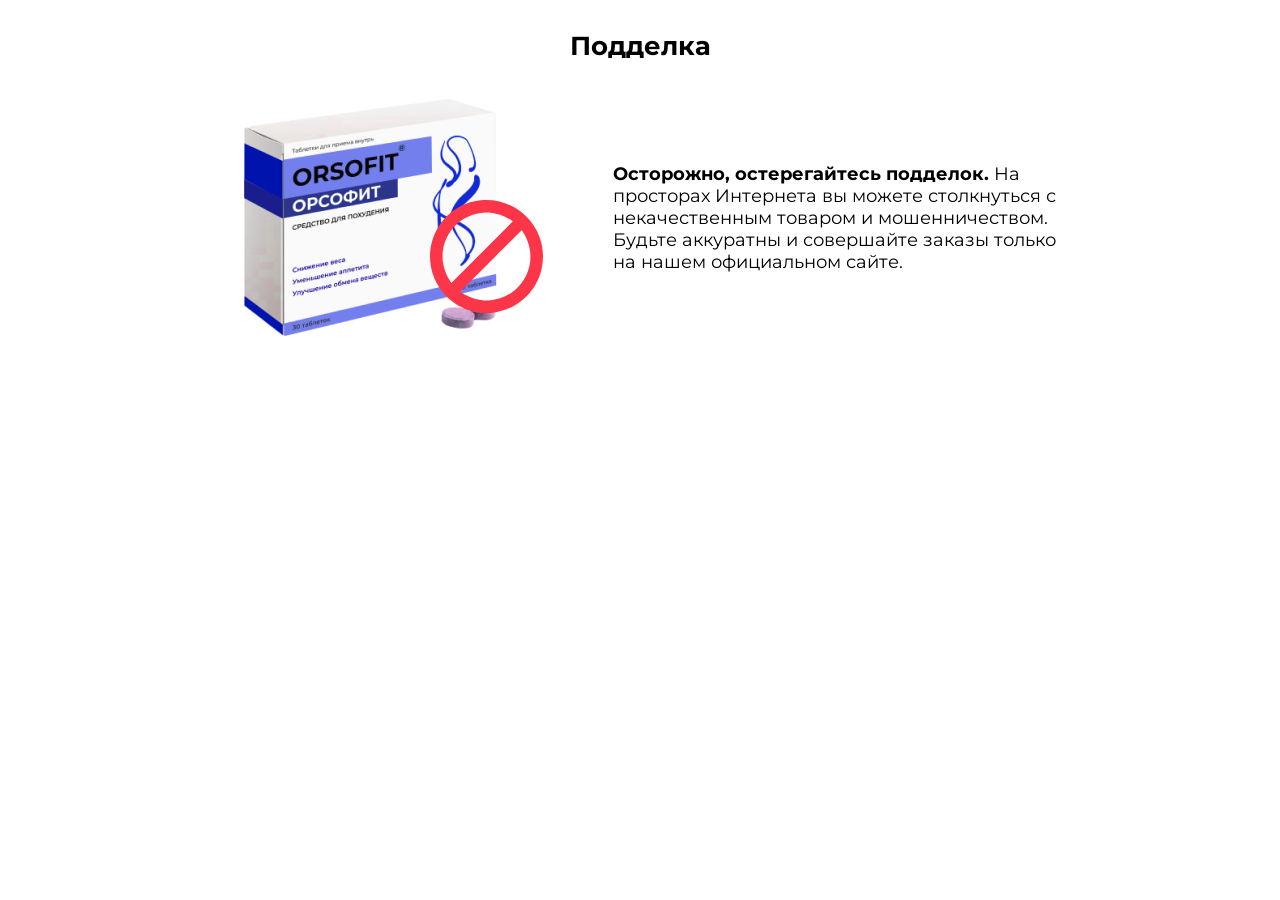
<file: app/poddelka.html>
<!DOCTYPE html>
<html lang="ru">
  <head>
    <meta charset="UTF-8" />
    <meta name="viewport" content="width=device-width, initial-scale=1.0" />
    <meta http-equiv="X-UA-Compatible" content="IE=edge" />
    <title>ЗдравСмарт</title>
    <link rel="preconnect" href="https://fonts.gstatic.com" />
    <link
      href="https://fonts.googleapis.com/css2?family=Lobster&family=Montserrat:wght@400;500;600;700&family=Roboto&display=swap"
      rel="stylesheet"
    />
    <link rel="stylesheet" href="css/index/style.min.css" />
  </head>

  <body>
    <div class="wrapper">
      <main>
        <section class="careful">
          <h2 class="sec-title">Подделка</h2>
          <div class="careful__inner">
            <p class="careful__text">
              <b>Осторожно, остерегайтесь подделок.</b> На просторах Интернета
              вы можете столкнуться с некачественным товаром и мошенничеством.
              Будьте аккуратны и совершайте заказы только на нашем официальном
              сайте.
            </p>
            <div class="careful__img">
              <img
                class="careful__img-mob"
                src="images/careful/fake.png"
                alt="подделка"
              />
              <img
                class="careful__img-desktop"
                src="images/careful/fake-desktop.png"
                alt="подделка"
              />
              <img
                class="careful__img-stop"
                src="images/careful/stop.svg"
                alt="подделка"
              />
            </div>
          </div>
        </section>
      </main>
    </div>
  </body>
</html>
</file>
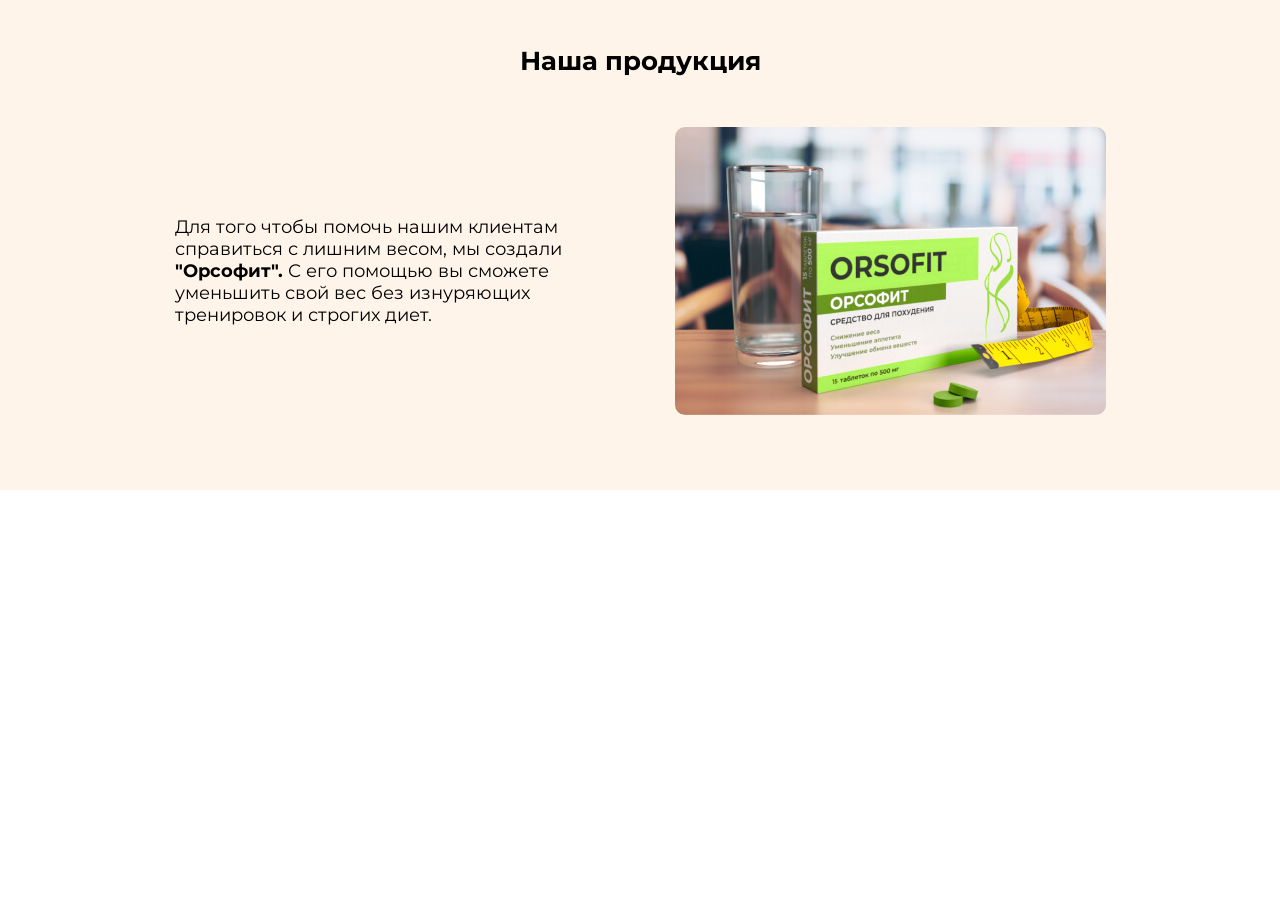
<file: app/product.html>
<!DOCTYPE html>
<html lang="ru">
  <head>
    <meta charset="UTF-8" />
    <meta name="viewport" content="width=device-width, initial-scale=1.0" />
    <meta http-equiv="X-UA-Compatible" content="IE=edge" />
    <title>ЗдравСмарт</title>
    <link rel="preconnect" href="https://fonts.gstatic.com" />
    <link
      href="https://fonts.googleapis.com/css2?family=Lobster&family=Montserrat:wght@400;500;600;700&family=Roboto&display=swap"
      rel="stylesheet"
    />
    <link rel="stylesheet" href="css/index/style.min.css" />
  </head>

  <body>
    <div class="wrapper">
      <main>
        <section class="product">
          <h2 class="sec-title">
            Наша <br />
            продукция
          </h2>
          <div class="product__inner">
            <p class="product__text">
              Для того чтобы помочь нашим клиентам справиться с лишним весом, мы
              создали <b>"Орсофит".</b> С его помощью вы сможете уменьшить свой
              вес без изнуряющих тренировок и строгих диет.
            </p>
            <div class="product__img">
              <img src="images/product/product.jpg" alt="Орсофит" />
            </div>
          </div>
        </section>
      </main>
    </div>
  </body>
</html>
</file>
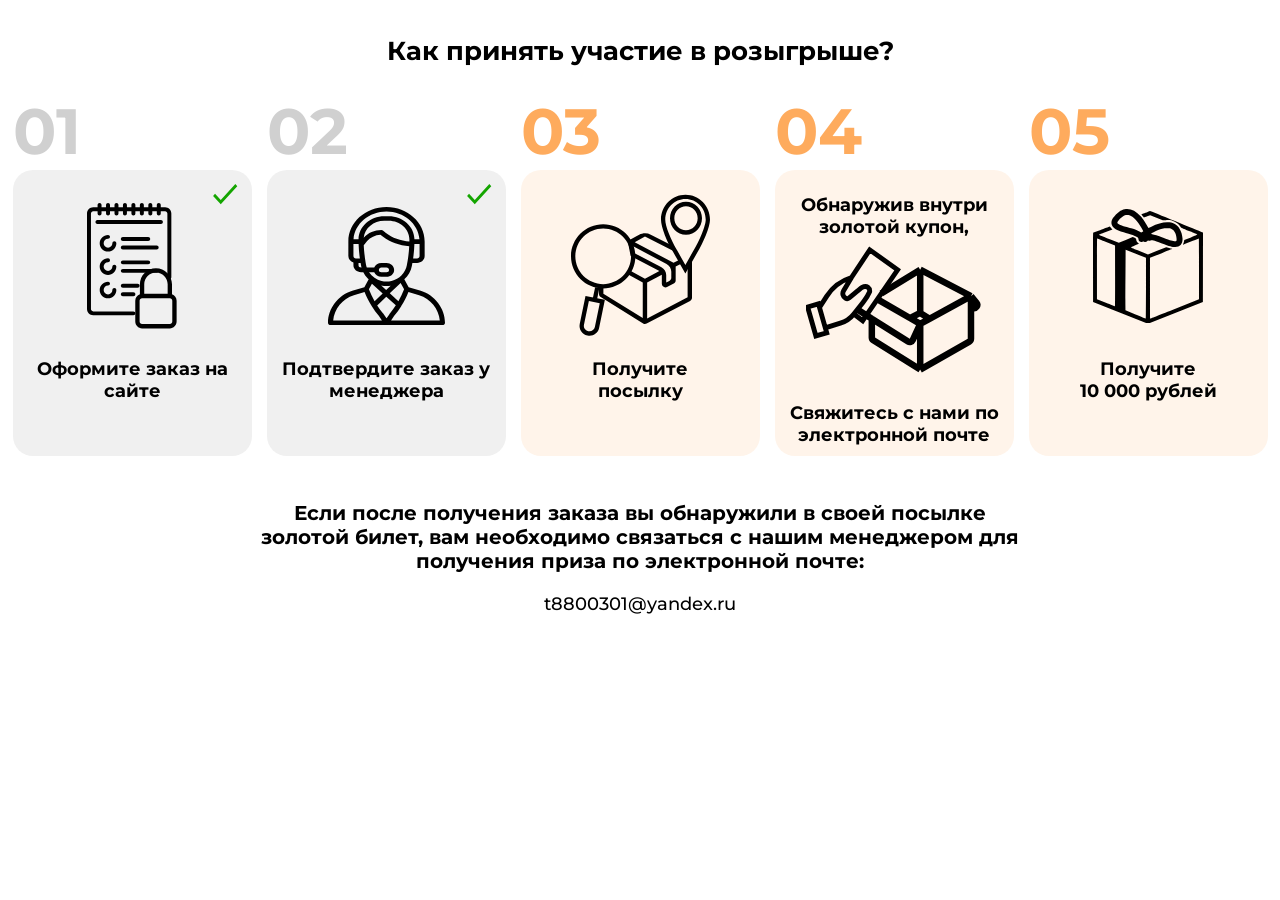
<file: app/rozigrish.html>
<!DOCTYPE html>
<html lang="ru">
  <head>
    <meta charset="UTF-8" />
    <meta name="viewport" content="width=device-width, initial-scale=1.0" />
    <meta http-equiv="X-UA-Compatible" content="IE=edge" />
    <title>ЗдравСмарт</title>
    <link rel="preconnect" href="https://fonts.gstatic.com" />
    <link
      href="https://fonts.googleapis.com/css2?family=Lobster&family=Montserrat:wght@400;500;600;700&family=Roboto&display=swap"
      rel="stylesheet"
    />
    <link rel="stylesheet" href="css/index/style.min.css" />
  </head>

  <body>
    <div class="wrapper">
      <main>
        <section class="participate">
          <h2 class="sec-title">Как принять участие в розыгрыше?</h2>
          <ul class="participate__guide">
            <li
              class="
                participate__item
                participate__item-order
                participate__item--checked
              "
            >
              <span class="participate__num">01</span>
              <div class="participate__box">
                <div class="participate__img">
                  <img
                    src="images/participate/participate-1.svg"
                    alt="Розыгрыш"
                  />
                </div>
                <h3 class="participate__title">Оформите заказ на сайте</h3>
              </div>
            </li>
            <li
              class="
                participate__item
                participate__item-manager
                participate__item--checked
              "
            >
              <span class="participate__num">02</span>
              <div class="participate__box">
                <div class="participate__img">
                  <img
                    src="images/participate/participate-2.svg"
                    alt="Розыгрыш"
                  />
                </div>
                <h3 class="participate__title">
                  Подтвердите заказ у менеджера
                </h3>
              </div>
            </li>
            <li class="participate__item participate__item-give">
              <span class="participate__num">03</span>
              <div class="participate__box">
                <div class="participate__img">
                  <img
                    src="images/participate/participate-3.svg"
                    alt="Розыгрыш"
                  />
                </div>
                <h3 class="participate__title">
                  Получите <br />
                  посылку
                </h3>
              </div>
            </li>
            <li class="participate__item participate__item-gold">
              <span class="participate__num">04</span>
              <div class="participate__box">
                <p class="participate__title">
                  Обнаружив внутри золотой купон,
                </p>
                <div class="participate__img">
                  <img
                    src="images/participate/participate-4.svg"
                    alt="Розыгрыш"
                  />
                </div>
                <h3 class="participate__title">
                  Свяжитесь с нами по электронной почте
                </h3>
              </div>
            </li>
            <li class="participate__item participate__item-money">
              <span class="participate__num">05</span>
              <div class="participate__box">
                <div class="participate__img">
                  <img
                    src="images/participate/participate-5.svg"
                    alt="Розыгрыш"
                  />
                </div>
                <h3 class="participate__title participate__title--win">
                  Получите <br />
                  10 000 рублей
                </h3>
              </div>
            </li>
          </ul>
          <p class="participate__note">
            Если после получения заказа вы обнаружили в своей посылке золотой
            билет, вам необходимо связаться с нашим менеджером для получения
            приза по электронной почте:
          </p>
          <p class="participate__email">
            <a href="mailto:t8800301@yandex.ru">t8800301@yandex.ru</a>
          </p>
        </section>
      </main>
    </div>
  </body>
</html>
</file>
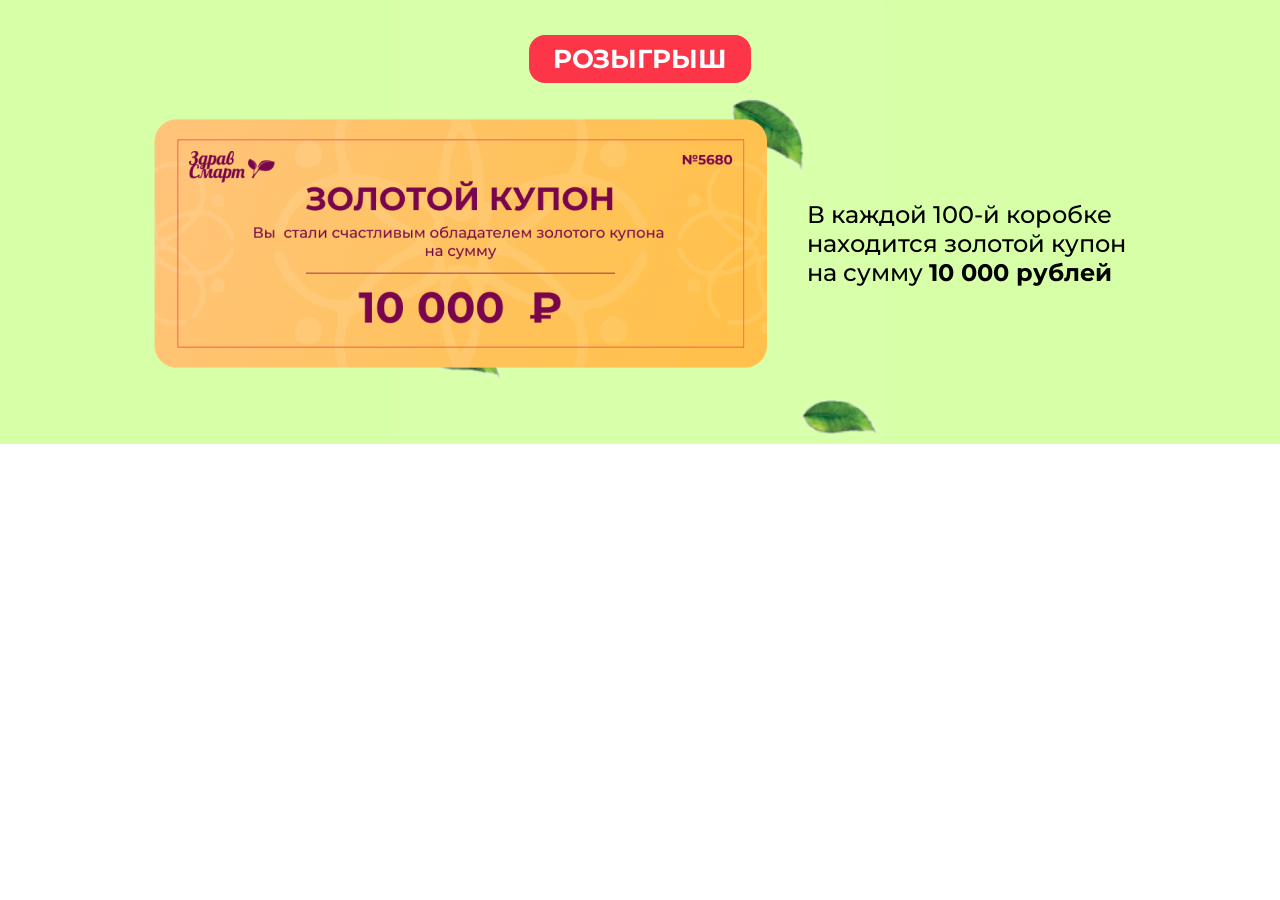
<file: app/rozigrish2.html>
<!DOCTYPE html>
<html lang="ru">
  <head>
    <meta charset="UTF-8" />
    <meta name="viewport" content="width=device-width, initial-scale=1.0" />
    <meta http-equiv="X-UA-Compatible" content="IE=edge" />
    <title>ЗдравСмарт</title>
    <link rel="preconnect" href="https://fonts.gstatic.com" />
    <link
      href="https://fonts.googleapis.com/css2?family=Lobster&family=Montserrat:wght@400;500;600;700&family=Roboto&display=swap"
      rel="stylesheet"
    />
    <link rel="stylesheet" href="css/index/style.min.css" />
  </head>

  <body>
    <div class="wrapper">
      <main>
        <section class="raffle">
          <h2 class="raffle__title">Розыгрыш</h2>
          <div class="raffle__inner">
            <p class="raffle__text">
              В каждой 100-й коробке находится золотой купон на сумму
              <b>10 000 рублей</b>
            </p>
            <div class="raffle__img">
              <img
                class="raffle__img-mob"
                src="images/raffle/raffle.png"
                alt="розыгрыш"
              />
              <img
                class="raffle__img-desktop"
                src="images/raffle/raffle-desktop.png"
                alt="розыгрыш"
              />
            </div>
          </div>
        </section>
      </main>
    </div>
  </body>
</html>
</file>
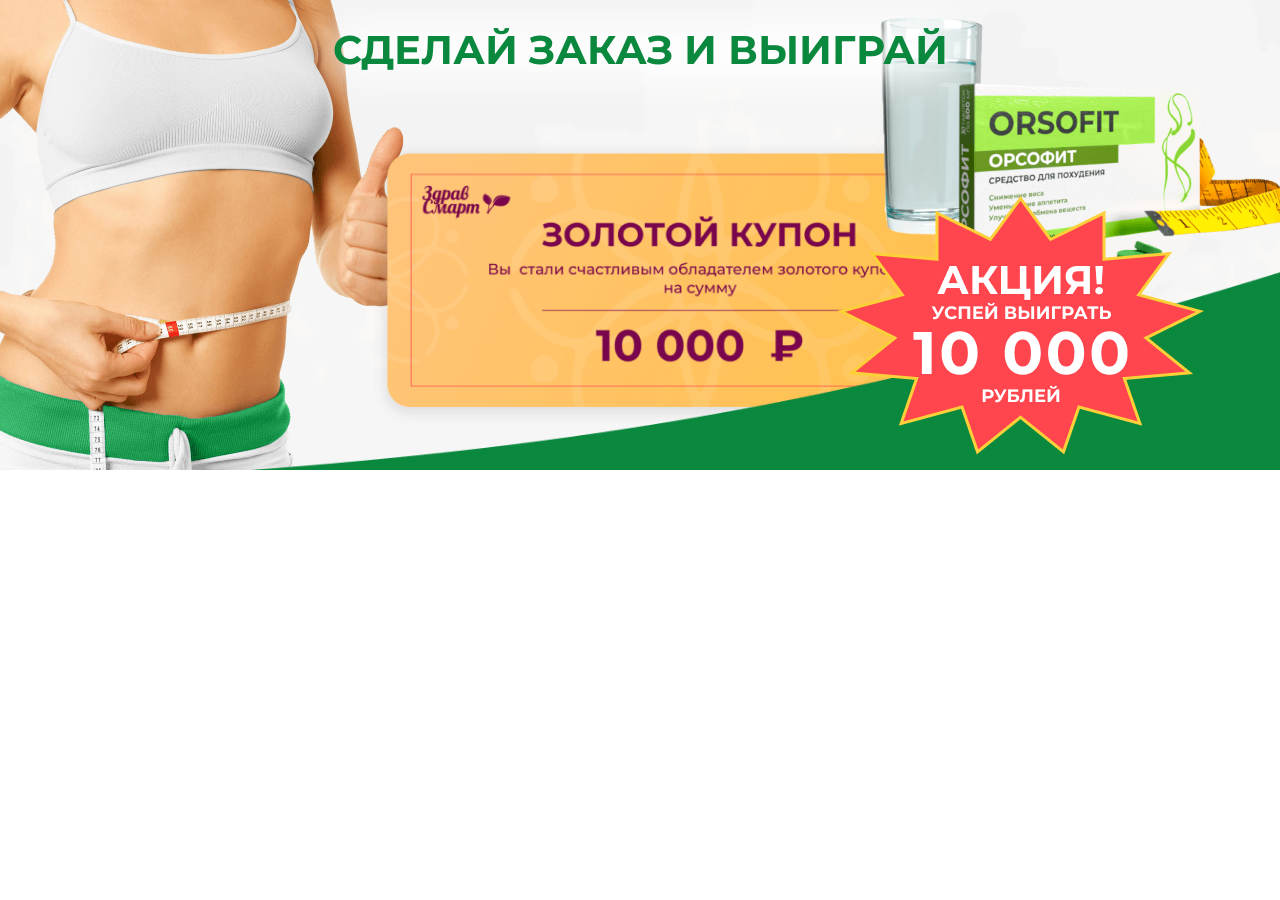
<file: app/win.html>
<!DOCTYPE html>
<html lang="ru">
  <head>
    <meta charset="UTF-8" />
    <meta name="viewport" content="width=device-width, initial-scale=1.0" />
    <meta http-equiv="X-UA-Compatible" content="IE=edge" />
    <title>ЗдравСмарт</title>
    <link rel="preconnect" href="https://fonts.gstatic.com" />
    <link
      href="https://fonts.googleapis.com/css2?family=Lobster&family=Montserrat:wght@400;500;600;700&family=Roboto&display=swap"
      rel="stylesheet"
    />
    <link rel="stylesheet" href="css/index/style.min.css" />
  </head>

  <body>
    <div class="wrapper">
      <header class="header">
        <div class="header__info">
          <img
            class="header__girl-mob"
            src="images/header/girl-mob.png"
            alt="girl"
          />
          <img
            class="header__girl-desktop"
            src="images/header/girl-desktop.png"
            alt="girl"
          />
          <h1 class="header__title">Сделай заказ и выиграй</h1>
          <p class="header__gold">
            В каждой 100-й посылке расположен золотой купон на сумму <br />
            <span>10 000 рублей.</span>
          </p>
          <div class="header__green">
            <img
              class="header__green-mob"
              src="images/header/header-green.png"
              alt="здравсмарт"
            />
            <img
              class="header__green-desktop"
              src="images/header/header-green-desktop.png"
              alt="здравсмарт"
            />
          </div>
          <img
            class="header__coupon-mob"
            src="images/header/coupon-mob.png"
            alt="золотой купон 10 000 рублей"
          />
          <img
            class="header__coupon-desktop"
            src="images/header/coupon-desktop.png"
            alt="золотой купон 10 000 рублей"
          />
          <div class="header__stock">
            <img
              class="header__stock-mob"
              src="images/header/stock-mob.svg"
              alt="акция"
            />
            <img
              class="header__stock-desktop"
              src="images/header/stock-desktop.png"
              alt="акция"
            />
          </div>
          <img
            class="header__orsofit-mob"
            src="images/header/orsofit-mob.png"
            alt="орсофит"
          />
          <img
            class="header__orsofit-desktop"
            src="images/header/orsofit-desktop.png"
            alt="орсофит"
          />
        </div>
      </header>
    </div>
  </body>
</html>
</file>
<file: app/css/index/style.min.css>
/*! normalize.css v8.0.1 | MIT License | github.com/necolas/normalize.css */html{line-height:1.15;-webkit-text-size-adjust:100%}body{margin:0}main{display:block}h1{font-size:2em;margin:0.67em 0}hr{-webkit-box-sizing:content-box;box-sizing:content-box;height:0;overflow:visible}pre{font-family:monospace, monospace;font-size:1em}a{background-color:transparent}abbr[title]{border-bottom:none;text-decoration:underline;-webkit-text-decoration:underline dotted;text-decoration:underline dotted}b,strong{font-weight:bolder}code,kbd,samp{font-family:monospace, monospace;font-size:1em}small{font-size:80%}sub,sup{font-size:75%;line-height:0;position:relative;vertical-align:baseline}sub{bottom:-0.25em}sup{top:-0.5em}img{border-style:none}button,input,optgroup,select,textarea{font-family:inherit;font-size:100%;line-height:1.15;margin:0}button,input{overflow:visible}button,select{text-transform:none}button,[type="button"],[type="reset"],[type="submit"]{-webkit-appearance:button}button::-moz-focus-inner,[type="button"]::-moz-focus-inner,[type="reset"]::-moz-focus-inner,[type="submit"]::-moz-focus-inner{border-style:none;padding:0}button:-moz-focusring,[type="button"]:-moz-focusring,[type="reset"]:-moz-focusring,[type="submit"]:-moz-focusring{outline:1px dotted ButtonText}fieldset{padding:0.35em 0.75em 0.625em}legend{-webkit-box-sizing:border-box;box-sizing:border-box;color:inherit;display:table;max-width:100%;padding:0;white-space:normal}progress{vertical-align:baseline}textarea{overflow:auto}[type="checkbox"],[type="radio"]{-webkit-box-sizing:border-box;box-sizing:border-box;padding:0}[type="number"]::-webkit-inner-spin-button,[type="number"]::-webkit-outer-spin-button{height:auto}[type="search"]{-webkit-appearance:textfield;outline-offset:-2px}[type="search"]::-webkit-search-decoration{-webkit-appearance:none}::-webkit-file-upload-button{-webkit-appearance:button;font:inherit}details{display:block}summary{display:list-item}template{display:none}[hidden]{display:none}*,*::before,*::after{-webkit-box-sizing:inherit;box-sizing:inherit}html{-webkit-box-sizing:border-box;box-sizing:border-box}.content-box-component{-webkit-box-sizing:content-box;box-sizing:content-box}.visually-hidden:not(:focus):not(:active){position:absolute;width:1px;height:1px;margin:-1px;border:0;padding:0;clip:rect(0 0 0 0);overflow:hidden}a{text-decoration:none;color:inherit}ul,ol{margin:0;padding:0;list-style:none}button{padding:0;cursor:pointer;background:transparent;border:none;color:inherit}p{margin:0}h1,h2,h3,h4,h5,h6{margin:0}img{display:block;max-width:100%;height:auto}body{min-width:320px;background:#fff;font-family:'Montserrat', sans-serif;font-size:16px;font-weight:400}.wrapper{width:100%;max-width:1440px;margin:0 auto}.sec-title{font-weight:bold;font-size:26px;line-height:32px;position:relative;z-index:5}@media screen and (min-width: 768px){.sec-title br{display:none}}@media screen and (min-width: 1280px){.sec-title{text-align:center}}.header__nav{background:#fff;-webkit-box-shadow:5px 5px 19px 0px rgba(57,50,50,0.23);box-shadow:5px 5px 19px 0px rgba(57,50,50,0.23);position:fixed;z-index:50;left:-100%;top:103px;-webkit-transition:all 0.2s ease;-o-transition:all 0.2s ease;transition:all 0.2s ease}.header__nav.active{left:0}.header__nav a{display:block;padding:10px 20px;position:relative}.header__nav a::after{content:'';position:absolute;bottom:0;right:0;width:0;height:1px;background:#000;-webkit-transition:all 0.2s ease;-o-transition:all 0.2s ease;transition:all 0.2s ease}.header__nav a:hover::after,.header__nav a:focus::after{width:100%;right:auto;left:0}.header__top{position:fixed;z-index:50;left:0;top:0;width:100%;background:#fff;-webkit-box-shadow:5px 5px 19px 0px rgba(57,50,50,0.23);box-shadow:5px 5px 19px 0px rgba(57,50,50,0.23);padding:12px 30px 15px;display:-webkit-box;display:-ms-flexbox;display:flex;-webkit-box-pack:justify;-ms-flex-pack:justify;justify-content:space-between;-webkit-box-align:center;-ms-flex-align:center;align-items:center}.header__top-wrapper{min-height:105px;position:relative;z-index:50}.header__top-inner{max-width:200px}.header__burger{display:block;margin-right:25px;margin-top:10px;width:24px;height:18px;position:relative}.header__burger span{position:absolute;width:100%;height:2px;background:#000;border-radius:3px}.header__burger span:nth-child(1){top:0;left:0}.header__burger span:nth-child(2){top:50%;left:0;-webkit-transform:translateY(-1px);-ms-transform:translateY(-1px);transform:translateY(-1px)}.header__burger span:nth-child(3){bottom:0;left:0}.header__logo{display:-webkit-box;display:-ms-flexbox;display:flex;-ms-flex-wrap:wrap;flex-wrap:wrap;-webkit-box-align:end;-ms-flex-align:end;align-items:flex-end;font-family:'Lobster';font-size:26px;line-height:44px;color:#14A500}.header__logo span{color:#F8AF34}.header__descr{font-weight:400;font-size:10px;line-height:13px;font-family:'Roboto', sans-serif}.header__title{max-width:266px;margin:0 auto;font-weight:bold;font-size:30px;line-height:37px;text-align:center;text-transform:uppercase;color:#0A883E;position:relative;z-index:5}.header__title::after{content:'';position:absolute;z-index:-1;left:0;top:0;width:100%;height:100%;background:#fff;-webkit-filter:blur(22px);filter:blur(22px)}.header__info{min-height:448px;padding-top:25px;position:relative;background:url("../../images/header/header-bg.png");background-repeat:no-repeat;background-size:cover;overflow:hidden}.header__girl-mob{position:absolute;left:0;top:0}.header__girl-desktop{display:none;position:absolute;left:0;top:0}.header__green{width:100%;position:absolute;bottom:0;left:0;z-index:2}.header__green img{width:100%}.header__green-desktop{display:none}.header__gold{width:175px;position:absolute;z-index:2;bottom:15px;right:15px;font-weight:600;font-size:12px;line-height:15px;text-align:center;color:#fff}.header__gold span{display:inline-block;margin-top:2px;padding:2px 10px;background:#FC3648;border-radius:6px}.header__coupon-mob{width:150px;position:absolute;z-index:2;bottom:0;left:0}.header__coupon-desktop{display:none}.header__stock{position:absolute;z-index:2;bottom:75px;right:40px}.header__stock-desktop{display:none}.header__orsofit-mob{position:absolute;z-index:1;right:0;top:110px}.header__orsofit-desktop{display:none}@media screen and (min-width: 400px){.header__coupon-mob{width:255px}.header__stock{right:75px}.header__gold{right:10px;bottom:10px}}@media screen and (min-width: 768px){.header__green-mob{display:none}.header__green-desktop{display:block}.header__girl-mob{display:none}.header__girl-desktop{display:block}.header__coupon-mob{display:none}.header__coupon-desktop{width:500px;display:block;position:absolute;left:200px;bottom:30px;z-index:1}}@media screen and (min-width: 1280px){.header__nav{position:static;background:transparent;-webkit-box-shadow:none;box-shadow:none}.header__burger{display:none}.header__list{max-width:640px;display:-webkit-box;display:-ms-flexbox;display:flex;-ms-flex-wrap:wrap;flex-wrap:wrap;font-weight:500;font-size:18px;line-height:22px}.header__list li{margin-right:80px}.header__list li:last-child{margin-right:0}.header__list a{padding:0}.header__top{padding:20px 70px}.header__top-wrapper{min-height:130px}.header__top-inner{-webkit-box-ordinal-group:0;-ms-flex-order:-1;order:-1;max-width:315px}.header__info{min-height:470px}.header__title{max-width:615px;font-size:40px;line-height:49px}.header__descr{font-size:16px;line-height:19px}.header__logo{font-size:40px;line-height:50px}.header__coupon-desktop{width:700px;left:350px;bottom:5px}.header__orsofit-mob{display:none}.header__orsofit-desktop{width:400px;display:block;position:absolute;z-index:2;right:0;top:17px}.header__stock{z-index:3;bottom:15px}.header__stock-mob{display:none}.header__stock-desktop{display:block}}@media screen and (min-width: 1440px){.header__top{padding-left:137px;position:static;-webkit-box-shadow:none;box-shadow:none}.header__title{padding-right:80px}.header__title::after{display:none}.header__coupon-desktop{width:730px;left:315px}.header__orsofit-desktop{width:536px}.header__stock{right:202px}}.features{font-size:16px;line-height:20px}.features__item:nth-child(odd){background:#FFF4EA}.features__about{max-width:902px;margin:0 auto;padding:12px 10px;text-align:center}.features__about span{font-family:'Lobster'}.features__text{padding:18px 10px 25px}.features__text-lobster{font-family:'Lobster'}.features__img{width:100%;height:270px;overflow:hidden;position:relative;background-repeat:no-repeat;background-size:cover;background-position:top left}.features__img-one{background-image:url("../../images/features/features-1.jpg")}.features__img-two{background-image:url("../../images/features/features-2.jpg")}.features__img-three{background-image:url("../../images/features/features-3.jpg")}.features__img--bhb::after{content:'';position:absolute;bottom:17px;left:0;width:173px;height:173px;background:url("../../images/features/bhb.png");background-repeat:no-repeat;background-size:contain}@media screen and (min-width: 400px){.features__item:nth-child(2){font-size:18px;line-height:22px}.features__item:nth-child(2) .features__text{padding-bottom:30px}.features__about{padding:12px 30px}.features__text{padding:18px 30px 22px}}@media screen and (min-width: 768px){.features__item{display:-webkit-box;display:-ms-flexbox;display:flex;-ms-flex-wrap:wrap;flex-wrap:wrap}.features__item:nth-child(even) .features__img{-webkit-box-ordinal-group:2;-ms-flex-order:1;order:1}.features__img{width:400px;min-width:400px}.features__text{padding-top:30px;width:calc(100% - 400px)}}@media screen and (min-width: 1280px){.features{font-size:18px;line-height:22px}.features__about{padding-top:20px;padding-bottom:30px;font-size:18px;line-height:22px}.features__item{padding-left:100px;padding-right:100px}.features__item:nth-child(odd) .features__text{padding-left:77px}.features__img{width:495px;min-width:495px}.features__text{width:calc(100% - 495px);padding:10px 0;display:-webkit-box;display:-ms-flexbox;display:flex;-webkit-box-align:center;-ms-flex-align:center;align-items:center}.features__text-inner{max-width:476px}}@media screen and (min-width: 1440px){.features__item{padding-left:140px;padding-right:140px}}.about{padding:85px 10px 7px 10px;position:relative;overflow:hidden}.about__leaves-mob{position:absolute;top:0;right:0}.about__leaves-desktop{display:none}.about__list{margin-top:50px;position:relative;z-index:10}.about__item{margin-bottom:30px;display:-webkit-box;display:-ms-flexbox;display:flex;-ms-flex-wrap:wrap;flex-wrap:wrap;-webkit-box-align:center;-ms-flex-align:center;align-items:center}.about__img{margin-right:20px;width:87px;height:87px;border-radius:50%;overflow:hidden}.about__text{width:calc(100% - 107px);font-size:18px;line-height:22px}@media screen and (min-width: 400px){.about{padding-left:30px;padding-right:10px}}@media screen and (min-width: 1280px){.about{padding-top:45px;padding-bottom:85px}.about__leaves-mob{display:none}.about__leaves-desktop{display:block;position:absolute}.about__leaves-desktop--1{top:0;left:0}.about__leaves-desktop--2{bottom:0;right:0}.about__list{max-width:840px;margin:0 auto;margin-top:80px;display:-webkit-box;display:-ms-flexbox;display:flex;-ms-flex-wrap:wrap;flex-wrap:wrap;-webkit-box-pack:justify;-ms-flex-pack:justify;justify-content:space-between}.about__item{width:calc(50% - 57px);margin-bottom:38px}}@media screen and (min-width: 1440px){.about__list{max-width:880px}}.product{padding:30px 10px 75px;background:#FFF4EA}.product__text{margin-top:20px;text-align:center;line-height:20px}.product__img{width:100%;max-width:276px;margin:0 auto;margin-top:20px;border-radius:10px;overflow:hidden}@media screen and (min-width: 400px){.product{padding-left:30px;padding-right:30px}}@media screen and (min-width: 768px){.product__inner{margin-top:50px;display:-webkit-box;display:-ms-flexbox;display:flex;-webkit-box-align:center;-ms-flex-align:center;align-items:center;-webkit-box-pack:center;-ms-flex-pack:center;justify-content:center}.product__text{margin:0;padding-right:20px;max-width:420px;text-align:left;font-size:18px;line-height:22px}.product__img{min-width:300px;margin:0;margin-left:80px}}@media screen and (min-width: 1280px){.product{padding-top:45px}.product__img{width:431px;min-width:431px}}.certificate{padding:35px 10px 50px;background:url("../../images/certificate/certificate-mob-bg.png");background-position:center;background-size:cover;background-repeat:no-repeat}.certificate__text{font-size:16px;line-height:20px;text-align:center}.certificate__img{margin-top:20px}@media screen and (min-width: 400px){.certificate{padding-left:30px;padding-right:30px}}@media screen and (min-width: 1280px){.certificate{background-image:url("../../images/certificate/certificate-desktop-bg.png");background-size:contain;background-position:right}.certificate__inner{display:-webkit-box;display:-ms-flexbox;display:flex;-webkit-box-align:center;-ms-flex-align:center;align-items:center;-ms-flex-wrap:wrap;flex-wrap:wrap;-webkit-box-pack:center;-ms-flex-pack:center;justify-content:center}.certificate__img{margin:0;max-width:466px;-webkit-box-ordinal-group:0;-ms-flex-order:-1;order:-1}.certificate__text{max-width:476px;margin-left:35px;text-align:left;font-size:18px;line-height:22px}.certificate__text b{display:block}}.orsofit{padding:27px 0 60px;background:#FFF4EA}.orsofit__title{padding:0 30px}.orsofit__list{margin-top:25px}.orsofit__item{margin-bottom:23px;padding:15px 0 15px 10px;display:-webkit-box;display:-ms-flexbox;display:flex;-webkit-box-align:center;-ms-flex-align:center;align-items:center;background:#D7FFA8}.orsofit__num{font-weight:bold;font-size:90px;line-height:110px}.orsofit__img{width:87px;min-width:87px;height:87px;margin-left:17px;border-radius:50%;overflow:hidden}.orsofit__text{width:calc(100% - 165px);margin-left:15px;font-size:16px;line-height:20px}.orsofit__btn{display:block;max-width:240px;padding:14px;margin:0 auto;margin-top:35px;font-weight:bold;font-size:14px;line-height:17px;letter-spacing:0.05em;text-align:center;text-transform:uppercase;color:#FFFFFF;background:#FC3648;border-radius:19px;-webkit-transition:all 0.2s ease;-o-transition:all 0.2s ease;transition:all 0.2s ease}.orsofit__btn:hover,.orsofit__btn:focus{opacity:0.8}@media screen and (min-width: 400px){.orsofit__item{padding:3px 5px 3px 35px}.orsofit__text{width:150px;margin-left:auto}}@media screen and (min-width: 768px){.orsofit__list{padding:0 10px;display:-webkit-box;display:-ms-flexbox;display:flex;-ms-flex-wrap:wrap;flex-wrap:wrap;-webkit-box-pack:center;-ms-flex-pack:center;justify-content:center}.orsofit__item{width:calc(50% - 5px);max-width:476px;margin-bottom:10px;-webkit-box-shadow:0px 4px 12px rgba(210,210,210,0.25);box-shadow:0px 4px 12px rgba(210,210,210,0.25);border-radius:25px}.orsofit__item:nth-child(odd){margin-right:10px}.orsofit__btn{margin-top:10px}}@media screen and (min-width: 991px){.orsofit__img{margin-right:48px}.orsofit__text{margin-left:0;font-weight:700}}@media screen and (min-width: 1280px){.orsofit__item{margin-bottom:23px}.orsofit__item:nth-child(odd){margin-right:40px}}.careful{padding:30px 10px 10px}.careful__text{margin-top:20px;text-align:center}.careful__img{max-width:246px;margin:0 auto;position:relative}.careful__img-desktop{display:none}.careful__img-stop{position:absolute;bottom:35px;right:0}@media screen and (min-width: 400px){.careful{padding-left:30px;padding-right:30px}}@media screen and (min-width: 768px){.careful__inner{display:-webkit-box;display:-ms-flexbox;display:flex;-webkit-box-align:center;-ms-flex-align:center;align-items:center;-webkit-box-pack:center;-ms-flex-pack:center;justify-content:center;-ms-flex-wrap:wrap;flex-wrap:wrap}.careful__img{margin:0}.careful__text{max-width:420px;margin:0;margin-left:20px;-webkit-box-ordinal-group:2;-ms-flex-order:1;order:1;text-align:left}}@media screen and (min-width: 1280px){.careful__text{max-width:470px;margin-left:70px;font-size:18px;line-height:22px}.careful__img{max-width:346px}.careful__img-stop{width:113px;bottom:60px}.careful__img-mob{display:none}.careful__img-desktop{display:block}}.reviews{margin-top:80px;padding:26px 0 27px}.reviews__title{padding:0 10px}.reviews__hidden{display:none}.reviews__list{margin-top:13px}.reviews__item{padding:13px 10px 24px;background:#FFFFFF;-webkit-box-shadow:0px 4px 12px rgba(210,210,210,0.25);box-shadow:0px 4px 12px rgba(210,210,210,0.25);border-radius:25px}.reviews__header{display:-webkit-box;display:-ms-flexbox;display:flex;-webkit-box-align:center;-ms-flex-align:center;align-items:center;-ms-flex-wrap:wrap;flex-wrap:wrap}.reviews__userpic{width:108px;height:108px;border-radius:50%;overflow:hidden}.reviews__info{margin-top:20px;margin-left:20px}.reviews__info span{display:block}.reviews__name{margin-bottom:2px;font-weight:bold;font-size:18px;line-height:22px}.reviews__text-name{display:none}.reviews__about{margin-top:15px;font-size:16px;line-height:20px}.reviews__img{margin-top:10px;display:-webkit-box;display:-ms-flexbox;display:flex;-webkit-box-pack:center;-ms-flex-pack:center;justify-content:center;-webkit-box-align:center;-ms-flex-align:center;align-items:center}.reviews .slick-dots{display:-webkit-box;display:-ms-flexbox;display:flex;-webkit-box-pack:center;-ms-flex-pack:center;justify-content:center}.reviews .slick-dots li{display:none}.reviews .slick-dots .slick-active{display:block;font-weight:bold;font-size:26px;line-height:32px}.slick-arrow{position:absolute;bottom:0}.slick-prev{display:block;width:16px;height:32px;background:url("../../images/icons/slick-prev.svg");font-size:0;left:calc(50% - 30px)}.slick-next{display:block;width:16px;height:32px;background:url("../../images/icons/slick-next.svg");font-size:0;left:calc(50% + 12px)}@media screen and (min-width: 400px){.reviews__title{padding:0 30px}.reviews__item{margin:0 auto;padding-left:30px;padding-right:30px}}@media screen and (min-width: 1280px){.reviews{margin-top:0}.reviews .slick-track{width:952px !important;margin:0 auto}.reviews .slick-slide{width:100% !important;display:-webkit-box !important;display:-ms-flexbox !important;display:flex !important}.reviews__hidden{display:block;text-align:center;max-width:690px;margin:0 auto;margin-top:5px;font-size:16px;line-height:20px}.reviews__item{max-width:952px;margin:0 auto;margin-bottom:25px;padding:19px 33px 36px;display:-webkit-box;display:-ms-flexbox;display:flex;-webkit-box-align:start;-ms-flex-align:start;align-items:flex-start}.reviews__header{margin-right:30px;max-width:130px;text-align:center;-webkit-box-align:center;-ms-flex-align:center;align-items:center;-webkit-box-orient:vertical;-webkit-box-direction:normal;-ms-flex-direction:column;flex-direction:column}.reviews__about{margin:0;-webkit-box-flex:1;-ms-flex-positive:1;flex-grow:1;display:-webkit-box;display:-ms-flexbox;display:flex;-webkit-box-pack:justify;-ms-flex-pack:justify;justify-content:space-between;-ms-flex-wrap:wrap;flex-wrap:wrap}.reviews__text{width:464px}.reviews__text--full{width:100%}.reviews__text-name{display:block;margin-bottom:7px;font-weight:bold;font-size:18px;line-height:22px}.reviews__img{margin:0;-webkit-box-flex:1;-ms-flex-positive:1;flex-grow:1;-webkit-box-pack:end;-ms-flex-pack:end;justify-content:flex-end}.reviews__info{margin:0;margin-top:5px}.reviews__info .reviews__name{display:none}}.raffle{padding:35px 10px 80px;background:url("../../images/raffle/raffle-bg.png") #D7FFA8;background-size:contain;background-position:bottom center;background-repeat:no-repeat}.raffle__title{max-width:222px;padding:8px;margin:0 auto;background:#FC3648;color:#fff;text-align:center;font-weight:bold;font-size:26px;line-height:32px;border-radius:16px}.raffle__inner{margin-top:33px}.raffle__text{max-width:310px;margin:0 auto;text-align:center;font-weight:500;font-size:18px;line-height:22px}.raffle__img{max-width:400px;margin:0 auto;margin-top:45px}.raffle__img-desktop{display:none}@media screen and (min-width: 768px){.raffle__title{text-transform:uppercase}.raffle__inner{display:-webkit-box;display:-ms-flexbox;display:flex;-webkit-box-align:center;-ms-flex-align:center;align-items:center;-ms-flex-wrap:wrap;flex-wrap:wrap;-webkit-box-pack:center;-ms-flex-pack:center;justify-content:center}.raffle__img{margin:0;-webkit-box-ordinal-group:0;-ms-flex-order:-1;order:-1;margin-right:20px}.raffle__text{margin:0;text-align:left}}@media screen and (min-width: 1280px){.raffle{padding-bottom:40px}.raffle__inner{margin-top:0}.raffle__img{max-width:653px}.raffle__img-mob{display:none}.raffle__img-desktop{display:block}.raffle__text{max-width:340px;font-weight:500;font-size:24px;line-height:29px}}.participate{padding:35px 10px 40px}.participate__guide{margin-top:25px;margin-bottom:35px;display:-webkit-box;display:-ms-flexbox;display:flex;-webkit-box-pack:center;-ms-flex-pack:center;justify-content:center;-ms-flex-wrap:wrap;flex-wrap:wrap}.participate__item{width:calc(50% - 5px);margin-bottom:10px;display:-webkit-box;display:-ms-flexbox;display:flex;-webkit-box-orient:vertical;-webkit-box-direction:normal;-ms-flex-direction:column;flex-direction:column}.participate__item:nth-child(odd){margin-right:10px}.participate__item--checked .participate__num{color:#D0D0D0}.participate__item--checked .participate__box{background:#F0F0F0}.participate__item--checked .participate__box::after{content:'';position:absolute;top:14px;right:14px;z-index:1;width:25px;height:21px;background:url("../../images/participate/check.svg");background-repeat:no-repeat;background-size:contain}.participate__num{font-size:64px;line-height:78px;text-align:left;text-transform:uppercase;color:#FEAB5D;font-weight:bold}.participate__title{font-weight:bold;font-size:14px;line-height:17px;text-align:center}.participate__title--win{font-size:18px;line-height:22px}.participate__box{-webkit-box-flex:1;-ms-flex-positive:1;flex-grow:1;min-height:192px;padding-top:24px;padding-bottom:10px;background:#FFF4EA;border-radius:20px;position:relative}.participate__img{width:109px;height:102px;margin:0 auto;margin-bottom:20px;overflow:hidden;display:-webkit-box;display:-ms-flexbox;display:flex;-webkit-box-align:center;-ms-flex-align:center;align-items:center;-webkit-box-pack:center;-ms-flex-pack:center;justify-content:center}.participate__note{max-width:782px;margin:0 auto;margin-bottom:20px;font-weight:bold;font-size:20px;line-height:24px;text-align:center}.participate__email{text-align:center;font-weight:500;font-size:18px;line-height:22px}.participate__email a{position:relative}.participate__email a::after{content:'';position:absolute;bottom:0;right:0;width:0;height:1px;background:#000;-webkit-transition:all 0.2s ease;-o-transition:all 0.2s ease;transition:all 0.2s ease}.participate__email a:hover::after,.participate__email a:focus::after{width:100%;right:auto;left:0}@media screen and (min-width: 1280px){.participate__title{font-size:18px;line-height:22px}.participate__item{width:239px;min-width:239px;margin-right:15px}.participate__item:nth-child(odd){margin-right:15px}.participate__item:nth-child(5n){margin-right:0}.participate__item-order img{width:90px}.participate__item-manager img{width:117px}.participate__item-give img{width:139px}.participate__item-gold img{width:177px}.participate__item-money img{width:110px}.participate__img{width:194px;height:144px}}.footer{padding:10px;font-size:12px;line-height:15px;color:#050211;display:-webkit-box;display:-ms-flexbox;display:flex;-webkit-box-orient:vertical;-webkit-box-direction:normal;-ms-flex-direction:column;flex-direction:column;-webkit-box-align:start;-ms-flex-align:start;align-items:flex-start}.footer__copyright{margin-bottom:15px}.footer__link{position:relative}.footer__link:hover::after,.footer__link:focus::after{display:none}.footer__link::after{content:'';position:absolute;left:0;right:0;bottom:0;height:1px;background:#000}@media screen and (min-width: 768px){.footer{-webkit-box-align:center;-ms-flex-align:center;align-items:center}.footer__copyright{text-align:center}}
</file>
